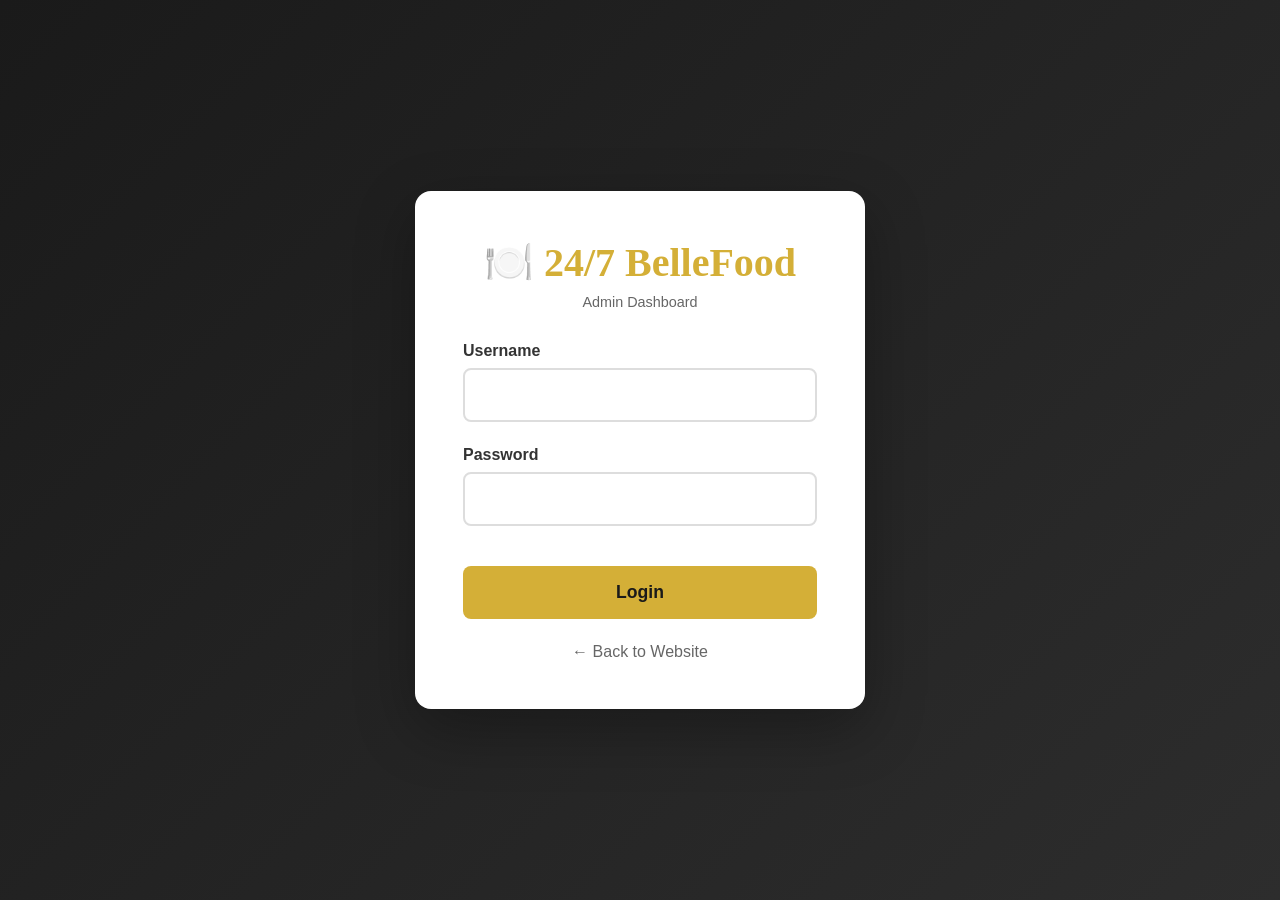
<file: admin/login.html>
<!DOCTYPE html>
<html lang="en">

<head>
    <meta charset="UTF-8">
    <meta name="viewport" content="width=device-width, initial-scale=1.0">
    <title>Admin Login | 24/7 BelleFood</title>
    <link rel="icon" type="image/png" href="/frontend/assets/sisi-alase-removebg-preview.png">
    <style>
        * {
            margin: 0;
            padding: 0;
            box-sizing: border-box;
        }

        body {
            font-family: 'Segoe UI', Tahoma, Geneva, Verdana, sans-serif;
            background: linear-gradient(135deg, #1a1a1a 0%, #2d2d2d 100%);
            min-height: 100vh;
            display: flex;
            align-items: center;
            justify-content: center;
        }

        .login-container {
            background: white;
            padding: 3rem;
            border-radius: 16px;
            box-shadow: 0 20px 60px rgba(0, 0, 0, 0.3);
            width: 90%;
            max-width: 450px;
        }

        .logo {
            text-align: center;
            margin-bottom: 2rem;
        }

        .logo h1 {
            font-size: 2.5rem;
            color: #d4af37;
            font-family: 'Playfair Display', serif;
            margin-bottom: 0.5rem;
        }

        .logo p {
            color: #666;
            font-size: 0.9rem;
        }

        .form-group {
            margin-bottom: 1.5rem;
        }

        .form-group label {
            display: block;
            margin-bottom: 0.5rem;
            color: #333;
            font-weight: 600;
        }

        .form-group input {
            width: 100%;
            padding: 1rem;
            border: 2px solid #ddd;
            border-radius: 8px;
            font-size: 1rem;
            transition: all 0.3s;
        }

        .form-group input:focus {
            outline: none;
            border-color: #d4af37;
        }

        .btn-login {
            width: 100%;
            padding: 1rem;
            background: #d4af37;
            color: #1a1a1a;
            border: none;
            border-radius: 8px;
            font-size: 1.1rem;
            font-weight: bold;
            cursor: pointer;
            transition: all 0.3s;
            margin-top: 1rem;
        }

        .btn-login:hover {
            background: #c0a030;
            transform: translateY(-2px);
            box-shadow: 0 5px 15px rgba(212, 175, 55, 0.3);
        }

        .error-message {
            background: #f8d7da;
            color: #842029;
            padding: 1rem;
            border-radius: 8px;
            margin-bottom: 1rem;
            display: none;
            border: 1px solid #f5c2c7;
        }

        .back-link {
            display: block;
            text-align: center;
            margin-top: 1.5rem;
            color: #666;
            text-decoration: none;
            transition: all 0.3s;
        }

        .back-link:hover {
            color: #d4af37;
        }

        .demo-info {
            background: #e7f3ff;
            border: 1px solid #b3d9ff;
            padding: 1rem;
            border-radius: 8px;
            margin-top: 1.5rem;
            font-size: 0.9rem;
        }

        .demo-info strong {
            color: #0066cc;
        }
    </style>
</head>

<body>
    <div class="login-container">
        <div class="logo">
            <h1>🍽️ 24/7 BelleFood</h1>
            <p>Admin Dashboard</p>
        </div>

        <div id="error-message" class="error-message"></div>

        <form id="login-form">
            <div class="form-group">
                <label>Username</label>
                <input type="text" id="username" required autocomplete="username">
            </div>

            <div class="form-group">
                <label>Password</label>
                <input type="password" id="password" required autocomplete="current-password">
            </div>

            <button type="submit" class="btn-login">Login</button>
        </form>


        <a href="../index.html" class="back-link">← Back to Website</a>
    </div>

    <script>
        const API_URL = 'http://localhost:8080/api';

        // Check if already logged in (redirect if token exists)
        if (localStorage.getItem('adminToken')) {
            window.location.href = 'admin.html';
        }

        document.getElementById('login-form').addEventListener('submit', async (e) => {
            e.preventDefault();

            const usernameInput = document.getElementById('username').value;
            const passwordInput = document.getElementById('password').value;
            const errorDiv = document.getElementById('error-message');
            const submitBtn = document.querySelector('.btn-login');

            // Reset error state
            errorDiv.style.display = 'none';
            submitBtn.disabled = true;
            submitBtn.textContent = 'Logging in...';

            try {
                // Send request to Go Backend
                const response = await fetch(`${API_URL}/login`, {
                    method: 'POST',
                    headers: {
                        'Content-Type': 'application/json'
                    },
                    body: JSON.stringify({
                        username: usernameInput,
                        password: passwordInput
                    })
                });

                if (response.ok) {
                    const data = await response.json();

                    // --- SUCCESS ---
                    // 1. Save the token
                    localStorage.setItem('adminToken', data.token);

                    // 2. Redirect to dashboard
                    window.location.href = 'admin.html';
                } else {
                    // --- FAILURE ---
                    // Handle 401 Unauthorized or other errors
                    const errorText = await response.text();
                    showError(response.status === 401 ? '❌ Invalid username or password' : '❌ Server error: ' + errorText);
                }
            } catch (error) {
                console.error("Login error:", error);
                showError('❌ Could not connect to server. Is it running?');
            } finally {
                submitBtn.disabled = false;
                submitBtn.textContent = 'Login';
            }
        });

        function showError(message) {
            const errorDiv = document.getElementById('error-message');
            errorDiv.textContent = message;
            errorDiv.style.display = 'block';

            // Auto-hide after 3 seconds
            setTimeout(() => {
                errorDiv.style.display = 'none';
            }, 3000);
        }
    </script>
</body>

</html>
</file>
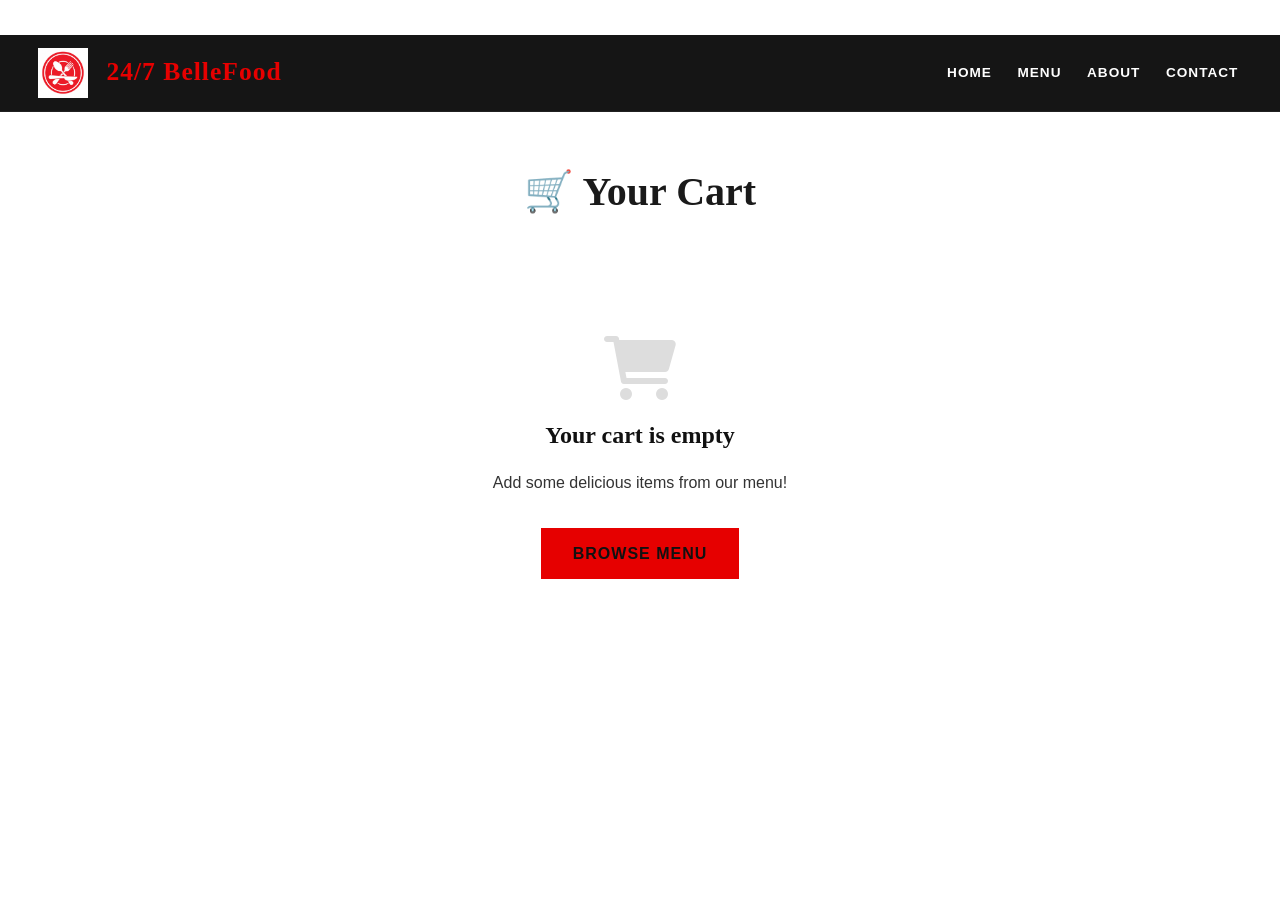
<file: frontend/cart.html>
<!DOCTYPE html>
<html lang="en">

<head>
    <meta charset="UTF-8">
    <meta name="viewport" content="width=device-width, initial-scale=1.0">
    <title>Shopping Cart | 24/7 BelleFood</title>
    <link rel="stylesheet" href="css/style.css">
    <link rel="stylesheet" href="https://cdnjs.cloudflare.com/ajax/libs/font-awesome/6.0.0/css/all.min.css">
    <link rel="icon" type="image/png" href="assets/sisi-alase-removebg-preview.jpeg">
    <style>
        .logo img {
            max-height: 50px;
            /* Limits the logo height so it fits in the navbar */
            width: auto;
            /* Maintains the correct shape (aspect ratio) */
            vertical-align: middle;
            /* Aligns it nicely with the text */
            margin-right: 10px;
            /* Adds a little space between image and text */
        }

        .logo {
            display: flex;
            /* Ensures image and text sit side-by-side perfectly */
            align-items: center;
        }

        .cart-container {
            max-width: 1000px;
            margin: 8rem auto 4rem;
            padding: 2rem;
        }

        .cart-header {
            text-align: center;
            margin-bottom: 3rem;
        }

        .cart-header h1 {
            font-size: 2.5rem;
            color: #1a1a1a;
        }

        .cart-empty {
            text-align: center;
            padding: 4rem 2rem;
            background: white;
            border-radius: 8px;
        }

        .cart-empty i {
            font-size: 4rem;
            color: #ddd;
            margin-bottom: 1rem;
        }

        .cart-items {
            background: white;
            border-radius: 8px;
            padding: 2rem;
            margin-bottom: 2rem;
        }

        .cart-item {
            display: grid;
            grid-template-columns: 100px 1fr auto auto;
            gap: 1.5rem;
            align-items: center;
            padding: 1.5rem 0;
            border-bottom: 1px solid #eee;
        }

        .cart-item:last-child {
            border-bottom: none;
        }

        .cart-item-image img {
            width: 100px;
            height: 100px;
            object-fit: cover;
            border-radius: 8px;
        }

        .cart-item-details h3 {
            font-size: 1.2rem;
            margin-bottom: 0.5rem;
        }

        .cart-item-price {
            font-size: 1.3rem;
            color: #d4af37;
            font-weight: bold;
        }

        .quantity-controls {
            display: flex;
            align-items: center;
            gap: 1rem;
        }

        .quantity-btn {
            width: 35px;
            height: 35px;
            border: 2px solid #d4af37;
            background: white;
            color: #d4af37;
            border-radius: 50%;
            cursor: pointer;
            font-size: 1.2rem;
            display: flex;
            align-items: center;
            justify-content: center;
            transition: all 0.3s;
        }

        .quantity-btn:hover {
            background: #d4af37;
            color: white;
        }

        .quantity-value {
            font-size: 1.2rem;
            font-weight: bold;
            min-width: 30px;
            text-align: center;
        }

        .remove-btn {
            background: #c0392b;
            color: white;
            border: none;
            padding: 0.5rem 1rem;
            border-radius: 4px;
            cursor: pointer;
            transition: all 0.3s;
        }

        .remove-btn:hover {
            background: #a93226;
        }

        .cart-summary {
            background: white;
            border-radius: 8px;
            padding: 2rem;
        }

        .summary-row {
            display: flex;
            justify-content: space-between;
            padding: 1rem 0;
            border-bottom: 1px solid #eee;
        }

        .summary-row:last-child {
            border-bottom: none;
            font-size: 1.5rem;
            font-weight: bold;
            color: #d4af37;
        }

        .checkout-btn {
            width: 100%;
            padding: 1.2rem;
            background: #d4af37;
            color: #1a1a1a;
            border: none;
            border-radius: 8px;
            font-size: 1.2rem;
            font-weight: bold;
            cursor: pointer;
            transition: all 0.3s;
            margin-top: 1rem;
        }

        .checkout-btn:hover {
            background: #c0a030;
            transform: translateY(-2px);
        }

        .continue-shopping {
            display: inline-block;
            margin-top: 2rem;
            padding: 0.8rem 2rem;
            background: #1a1a1a;
            color: #d4af37;
            text-decoration: none;
            border-radius: 8px;
            transition: all 0.3s;
        }

        .continue-shopping:hover {
            background: #333;
        }

        @media (max-width: 768px) {
            .cart-item {
                grid-template-columns: 80px 1fr;
                gap: 1rem;
            }

            .cart-item-controls {
                grid-column: 1 / -1;
                display: flex;
                justify-content: space-between;
                margin-top: 1rem;
            }
        }
    </style>
</head>

<body>
    <!-- Navigation -->
    <nav class="navbar">
        <div class="container nav-container">
            <a href="index.html" class="logo"><img src="assets/sisi-alase-removebg-preview.jpeg" alt=""><span>24/7
                    BelleFood</span></a>
            <ul class="nav-links">
                <li><a href="index.html">Home</a></li>
                <li><a href="menu.html">Menu</a></li>
                <li><a href="about.html">About</a></li>
                <li><a href="contact.html">Contact</a></li>
            </ul>
        </div>
    </nav>

    <div class="cart-container">
        <div class="cart-header">
            <h1>🛒 Your Cart</h1>
        </div>

        <!-- Empty Cart -->
        <div id="empty-cart" class="cart-empty" style="display: none;">
            <i class="fas fa-shopping-cart"></i>
            <h2>Your cart is empty</h2>
            <p>Add some delicious items from our menu!</p>
            <a href="menu.html" class="btn btn-primary" style="margin-top: 2rem; display: inline-block;">Browse Menu</a>
        </div>

        <!-- Cart Items -->
        <div id="cart-content" style="display: none;">
            <div class="cart-items" id="cart-items-container"></div>

            <div class="cart-summary">
                <h2 style="margin-bottom: 1.5rem;">Order Summary</h2>
                <div class="summary-row">
                    <span>Subtotal:</span>
                    <span id="subtotal">₦0.00</span>
                </div>
                <div class="summary-row">
                    <span>Tax (10%):</span>
                    <span id="tax">₦0.00</span>
                </div>
                <div class="summary-row">
                    <span>Delivery:</span>
                    <span id="delivery">₦5.00</span>
                </div>
                <div class="summary-row">
                    <span>Total:</span>
                    <span id="total">₦0.00</span>
                </div>
                <button class="checkout-btn" onclick="proceedToCheckout()">
                    Proceed to Checkout <i class="fas fa-arrow-right"></i>
                </button>
            </div>

            <div style="text-align: center;">
                <a href="menu.html" class="continue-shopping">
                    <i class="fas fa-arrow-left"></i> Continue Shopping
                </a>
            </div>
        </div>
    </div>

    <script>
        const API_URL = 'http://localhost:8080/api';
        let cart = JSON.parse(localStorage.getItem('cart') || '[]');

        function displayCart() {
            if (cart.length === 0) {
                document.getElementById('empty-cart').style.display = 'block';
                document.getElementById('cart-content').style.display = 'none';
                return;
            }

            document.getElementById('empty-cart').style.display = 'none';
            document.getElementById('cart-content').style.display = 'block';

            const container = document.getElementById('cart-items-container');
            container.innerHTML = cart.map((item, index) => `
                <div class="cart-item">
                    <div class="cart-item-image">
                        <img src="${API_URL.replace('/api', '')}${item.image_url}" alt="${item.title}">
                    </div>
                    <div class="cart-item-details">
                        <h3>₦${item.title}</h3>
                        <div class="cart-item-price">₦${item.price.toFixed(2)} each</div>
                    </div>
                    <div class="quantity-controls">
                        <button class="quantity-btn" onclick="updateQuantity(${index}, -1)">-</button>
                        <span class="quantity-value">₦${item.quantity}</span>
                        <button class="quantity-btn" onclick="updateQuantity(${index}, 1)">+</button>
                    </div>
                    <div class="cart-item-controls">
                        <div class="cart-item-price">₦${(item.price * item.quantity).toFixed(2)}</div>
                        <button class="remove-btn" onclick="removeItem(${index})">
                            <i class="fas fa-trash"></i> Remove
                        </button>
                    </div>
                </div>
            `).join('');

            updateSummary();
        }

        function updateQuantity(index, change) {
            cart[index].quantity += change;

            if (cart[index].quantity <= 0) {
                cart.splice(index, 1);
            }

            localStorage.setItem('cart', JSON.stringify(cart));
            displayCart();
        }

        function removeItem(index) {
            if (confirm('Remove this item from cart?')) {
                cart.splice(index, 1);
                localStorage.setItem('cart', JSON.stringify(cart));
                displayCart();
            }
        }

        function updateSummary() {
            const subtotal = cart.reduce((sum, item) => sum + (item.price * item.quantity), 0);
            const tax = subtotal * 0.10;
            const delivery = cart.length > 0 ? 5.00 : 0;
            const total = subtotal + tax + delivery;

            document.getElementById('subtotal').textContent = `₦${subtotal.toFixed(2)}`;
            document.getElementById('tax').textContent = `₦${tax.toFixed(2)}`;
            document.getElementById('delivery').textContent = `₦${delivery.toFixed(2)}`;
            document.getElementById('total').textContent = `₦${total.toFixed(2)}`;
        }

        function proceedToCheckout() {
            if (cart.length === 0) {
                alert('Your cart is empty!');
                return;
            }
            window.location.href = 'checkout.html';
        }

        // Initialize
        displayCart();
    </script>
</body>

</html>
</file>
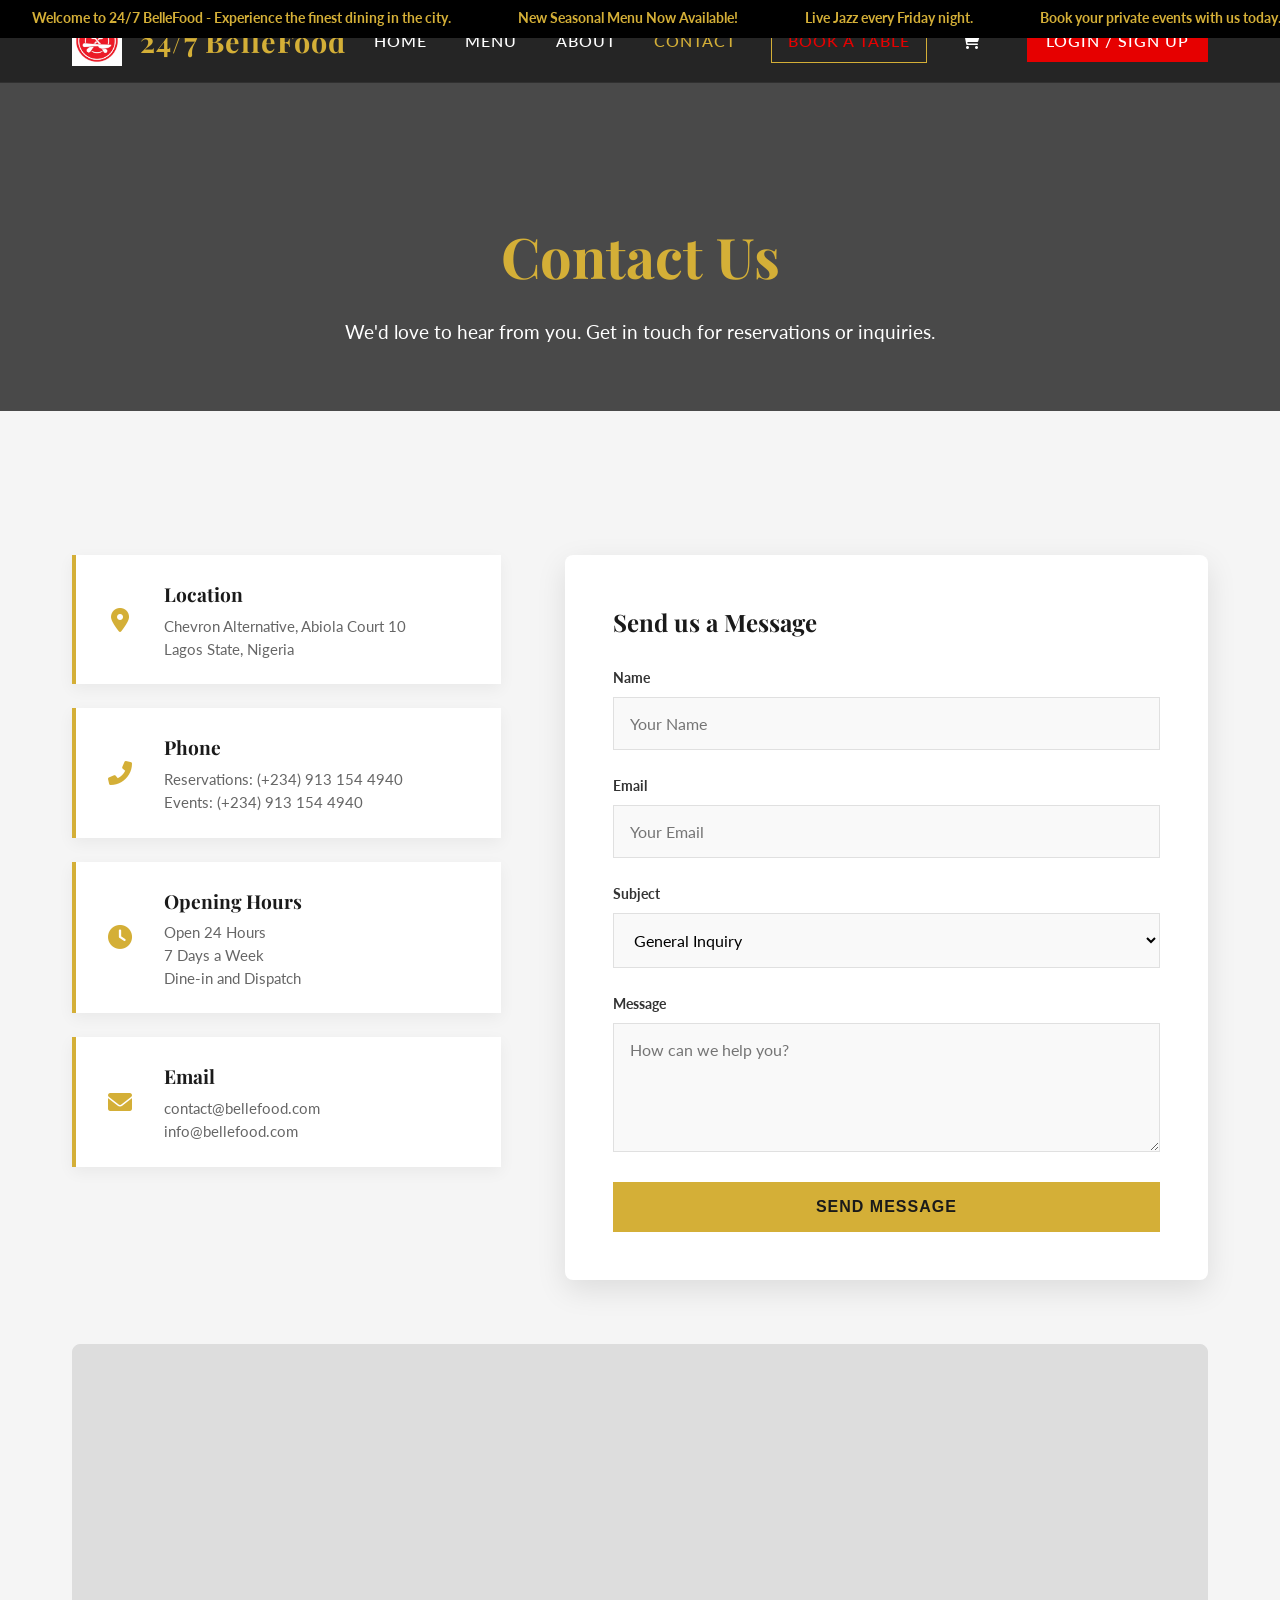
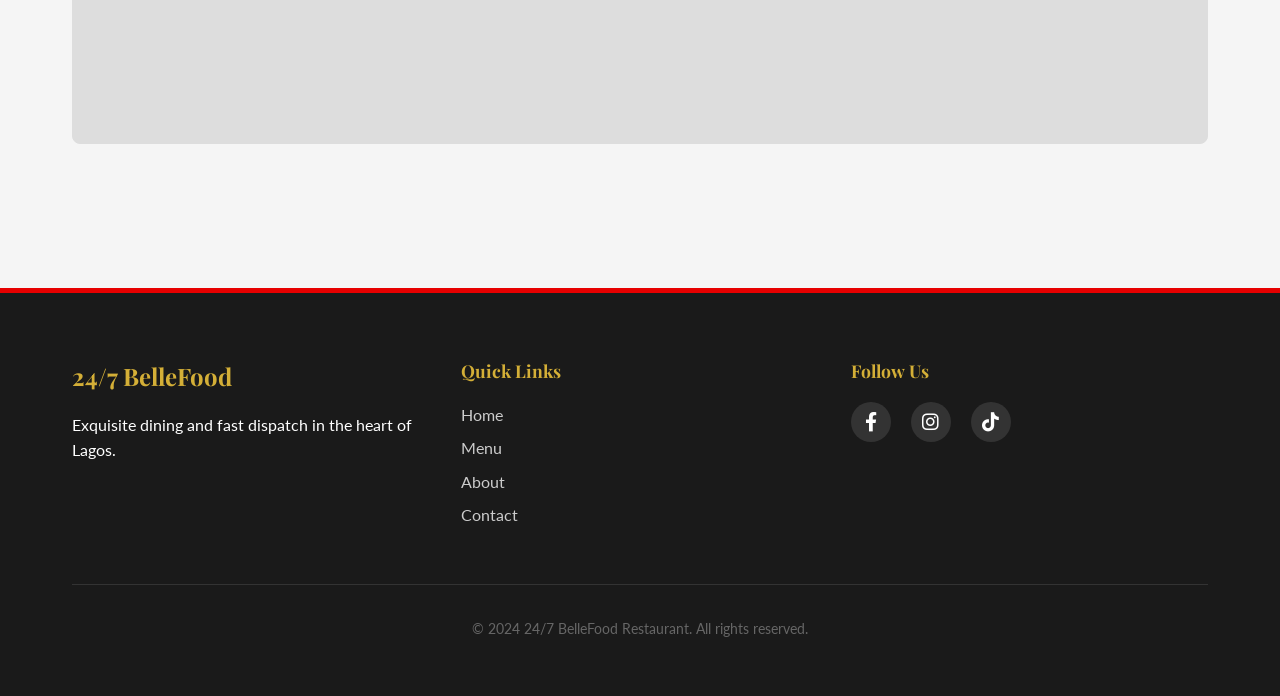
<file: frontend/contact.html>
<!DOCTYPE html>
<html lang="en">

<head>
    <meta charset="UTF-8">
    <meta name="viewport" content="width=device-width, initial-scale=1.0">
    <title>Contact Us | 24/7 BelleFood Restaurant</title>

    <link rel="stylesheet" href="css/style.css">

    <link rel="stylesheet" href="https://cdnjs.cloudflare.com/ajax/libs/font-awesome/6.0.0/css/all.min.css">
    <link
        href="https://fonts.googleapis.com/css2?family=Lato:wght@300;400;700&family=Playfair+Display:ital,wght@0,400;0,600;0,700;1,400&display=swap"
        rel="stylesheet">
    <link rel="icon" type="image/png" href="assets/sisi-alase-removebg-preview.jpeg">

    <style>
        /* --- INTERNAL STYLES TO GUARANTEE NAVBAR LOOKS GOOD --- */
        /* These act as a backup if style.css is missing or caching */

        * {
            margin: 0;
            padding: 0;
            box-sizing: border-box;
        }

        body {
            font-family: 'Lato', sans-serif;
            background: #f5f5f5;
            color: #333;
        }

        .logo img {
            max-height: 50px;
            /* Limits the logo height so it fits in the navbar */
            width: auto;
            /* Maintains the correct shape (aspect ratio) */
            vertical-align: middle;
            /* Aligns it nicely with the text */
            margin-right: 10px;
            /* Adds a little space between image and text */
        }

        .logo {
            display: flex;
            /* Ensures image and text sit side-by-side perfectly */
            align-items: center;
        }

        /* Top Bar / Ticker */
        .top-bar {
            background: #000;
            color: #d4af37;
            padding: 0.5rem 0;
            font-size: 0.85rem;
            overflow: hidden;
            white-space: nowrap;
        }

        .ticker-wrap {
            width: 100%;
            overflow: hidden;
        }

        .ticker {
            display: inline-block;
            animation: ticker 30s linear infinite;
        }

        .ticker-item {
            display: inline-block;
            padding: 0 2rem;
        }

        @keyframes ticker {
            0% {
                transform: translateX(100%);
            }

            100% {
                transform: translateX(-100%);
            }
        }

        /* Navigation Bar */
        .navbar {
            background: rgba(26, 26, 26, 0.95);
            padding: 1rem 0;
            position: sticky;
            top: 0;
            z-index: 1000;
            transition: all 0.3s;
        }

        .nav-container {
            display: flex;
            justify-content: space-between;
            align-items: center;
            max-width: 1200px;
            margin: 0 auto;
            padding: 0 2rem;
        }

        .logo {
            font-family: 'Playfair Display', serif;
            font-size: 1.8rem;
            color: #d4af37;
            text-decoration: none;
            font-weight: 700;
        }

        .nav-links {
            display: flex;
            list-style: none;
            align-items: center;
            gap: 2rem;
        }

        .nav-links a {
            color: #fff;
            text-decoration: none;
            font-weight: 500;
            font-size: 1rem;
            transition: color 0.3s;
        }

        .nav-links a:hover,
        .nav-links a.active {
            color: #d4af37;
        }

        .btn-reserve {
            border: 1px solid #d4af37;
            padding: 0.5rem 1.5rem;
            border-radius: 0;
            /* Sharp edges for luxury feel */
            transition: all 0.3s;
        }

        .btn-reserve:hover {
            background: #d4af37;
            color: #000 !important;
        }

        /* --- CONTACT PAGE SPECIFIC STYLES --- */

        /* Page Header */
        .page-header {
            background: linear-gradient(rgba(0, 0, 0, 0.7), rgba(0, 0, 0, 0.7)), url('https://images.unsplash.com/photo-1514362545857-3bc16549766b?ixlib=rb-1.2.1&auto=format&fit=crop&w=1950&q=80');
            background-size: cover;
            background-position: center;
            color: #fff;
            padding: 8rem 2rem 4rem;
            text-align: center;
        }

        .page-header h1 {
            font-family: 'Playfair Display', serif;
            font-size: 3.5rem;
            color: #d4af37;
            margin-bottom: 1rem;
        }

        .page-header p {
            font-size: 1.2rem;
            max-width: 600px;
            margin: 0 auto;
        }

        .container {
            max-width: 1200px;
            margin: 0 auto;
            padding: 0 2rem;
        }

        .contact-grid {
            display: grid;
            grid-template-columns: 1fr 1.5fr;
            /* Info takes less space, form takes more */
            gap: 4rem;
            margin: 4rem 0;
            align-items: start;
        }

        /* Info Cards */
        .contact-info {
            display: flex;
            flex-direction: column;
            gap: 1.5rem;
        }

        .info-card {
            background: white;
            padding: 1.5rem;
            border-left: 4px solid #d4af37;
            box-shadow: 0 5px 15px rgba(0, 0, 0, 0.05);
            display: flex;
            align-items: center;
            gap: 1.5rem;
        }

        .info-icon {
            font-size: 1.5rem;
            color: #d4af37;
            width: 40px;
            text-align: center;
        }

        .info-content h3 {
            font-family: 'Playfair Display', serif;
            color: #1a1a1a;
            font-size: 1.2rem;
            margin-bottom: 0.3rem;
        }

        .info-content p {
            color: #666;
            font-size: 0.95rem;
            line-height: 1.5;
        }

        /* Form */
        .contact-form-wrapper {
            background: white;
            padding: 3rem;
            border-radius: 8px;
            box-shadow: 0 10px 30px rgba(0, 0, 0, 0.1);
        }

        .form-header h2 {
            font-family: 'Playfair Display', serif;
            color: #1a1a1a;
            margin-bottom: 1.5rem;
        }

        .form-group {
            margin-bottom: 1.5rem;
        }

        .form-group label {
            display: block;
            margin-bottom: 0.5rem;
            font-weight: bold;
            color: #333;
            font-size: 0.9rem;
        }

        .form-group input,
        .form-group select,
        .form-group textarea {
            width: 100%;
            padding: 1rem;
            border: 1px solid #e0e0e0;
            background: #f9f9f9;
            font-family: 'Lato', sans-serif;
            font-size: 1rem;
            transition: all 0.3s;
        }

        .form-group input:focus,
        .form-group textarea:focus {
            background: #fff;
            border-color: #d4af37;
            outline: none;
        }

        .btn-submit {
            background: #d4af37;
            color: #1a1a1a;
            border: none;
            padding: 1rem 2rem;
            font-size: 1rem;
            font-weight: bold;
            text-transform: uppercase;
            letter-spacing: 1px;
            cursor: pointer;
            width: 100%;
            transition: background 0.3s;
        }

        .btn-submit:hover {
            background: #c0a030;
        }

        /* Map */
        .map-section {
            margin-bottom: 4rem;
        }

        .map-container {
            width: 100%;
            height: 400px;
            background: #ddd;
            border-radius: 8px;
            overflow: hidden;
            border: 1px solid #ddd;
        }

        iframe {
            width: 100%;
            height: 100%;
            border: 0;
        }

        /* Footer */
        .footer {
            background: #1a1a1a;
            color: #fff;
            padding: 4rem 0 2rem;
        }

        .footer-content {
            display: grid;
            grid-template-columns: repeat(auto-fit, minmax(250px, 1fr));
            gap: 2rem;
            margin-bottom: 3rem;
        }

        .footer h2 {
            color: #d4af37;
            font-family: 'Playfair Display', serif;
            margin-bottom: 1rem;
        }

        .footer h3 {
            color: #d4af37;
            margin-bottom: 1rem;
            font-size: 1.1rem;
        }

        .footer ul {
            list-style: none;
        }

        .footer ul li {
            margin-bottom: 0.5rem;
        }

        .footer ul li a {
            color: #ccc;
            text-decoration: none;
            transition: 0.3s;
        }

        .footer ul li a:hover {
            color: #d4af37;
        }

        .social-icons a {
            color: #fff;
            margin-right: 1rem;
            font-size: 1.2rem;
            transition: 0.3s;
        }

        .social-icons a:hover {
            color: #d4af37;
        }

        .footer-bottom {
            border-top: 1px solid #333;
            padding-top: 2rem;
            color: #666;
            font-size: 0.9rem;
            text-align: center;
        }

        /* Responsive */
        @media (max-width: 768px) {
            .contact-grid {
                grid-template-columns: 1fr;
            }

            .nav-links {
                display: none;
            }

            /* Mobile menu handled by JS/external CSS usually */
            .page-header h1 {
                font-size: 2.5rem;
            }

            .nav-toggle {
                display: block;
                background: none;
                border: none;
                cursor: pointer;
            }

            .hamburger {
                display: block;
                width: 25px;
                height: 3px;
                background: #d4af37;
                position: relative;
            }

            .hamburger::before,
            .hamburger::after {
                content: '';
                position: absolute;
                width: 100%;
                height: 3px;
                background: #d4af37;
                left: 0;
            }

            .hamburger::before {
                top: -8px;
            }

            .hamburger::after {
                top: 8px;
            }
        }

        @media (min-width: 769px) {
            .nav-toggle {
                display: none;
            }
        }
    </style>
</head>

<body>

    <div class="top-bar">
        <div class="ticker-wrap">
            <div class="ticker">
                <div class="ticker-item">Welcome to 24/7 BelleFood - Experience the finest dining in the city.</div>
                <div class="ticker-item">New Seasonal Menu Now Available!</div>
                <div class="ticker-item">Live Jazz every Friday night.</div>
                <div class="ticker-item">Book your private events with us today.</div>
            </div>
        </div>
    </div>

    <nav class="navbar">
        <div class="nav-container">
            <a href="index.html" class="logo"><img src="assets/sisi-alase-removebg-preview.jpeg" alt=""><span>24/7
                    BelleFood</span></a>

            <button class="nav-toggle" aria-label="Toggle navigation">
                <span class="hamburger"></span>
            </button>

            <ul class="nav-links">
                <li><a href="index.html">Home</a></li>
                <li><a href="menu.html">Menu</a></li>
                <li><a href="about.html">About</a></li>
                <li><a href="contact.html" class="active">Contact</a></li>
                <li><a href="contact.html#reservations" class="btn-reserve">Book a Table</a></li>
                <li>
                    <a href="cart.html" style="position: relative;">
                        <i class="fas fa-shopping-cart"></i>
                        <span id="cart-count"
                            style="display: none; position: absolute; top: -8px; right: -10px; background: #c0392b; color: white; border-radius: 50%; width: 18px; height: 18px; font-size: 0.7rem; justify-content: center; align-items: center;">0</span>
                    </a>
                </li>
            </ul>
        </div>
    </nav>

    <header class="page-header">
        <div class="container">
            <h1>Contact Us</h1>
            <p>We'd love to hear from you. Get in touch for reservations or inquiries.</p>
        </div>
    </header>

    <section class="section">
        <div class="container">
            <div class="contact-grid">

                <div class="contact-info">
                    <div class="info-card">
                        <div class="info-icon"><i class="fas fa-map-marker-alt"></i></div>
                        <div class="info-content">
                            <h3>Location</h3>
                            <p>Chevron Alternative, Abiola Court 10<br>Lagos State, Nigeria</p>
                        </div>
                    </div>

                    <div class="info-card">
                        <div class="info-icon"><i class="fas fa-phone-alt"></i></div>
                        <div class="info-content">
                            <h3>Phone</h3>
                            <p>Reservations: (+234) 913 154 4940<br>Events: (+234) 913 154 4940</p>
                        </div>
                    </div>

                    <div class="info-card">
                        <div class="info-icon"><i class="fas fa-clock"></i></div>
                        <div class="info-content">
                            <h3>Opening Hours</h3>
                            <p>Open 24 Hours<br>7 Days a Week<br>Dine-in and Dispatch</p>
                        </div>
                    </div>

                    <div class="info-card">
                        <div class="info-icon"><i class="fas fa-envelope"></i></div>
                        <div class="info-content">
                            <h3>Email</h3>
                            <p>contact@bellefood.com<br>info@bellefood.com</p>
                        </div>
                    </div>
                </div>

                <div class="contact-form-wrapper" id="reservations">
                    <form class="contact-form"
                        onsubmit="event.preventDefault(); alert('Message sent! We will contact you shortly.');">
                        <div class="form-header">
                            <h2>Send us a Message</h2>
                        </div>

                        <div class="form-group">
                            <label>Name</label>
                            <input type="text" placeholder="Your Name" required>
                        </div>

                        <div class="form-group">
                            <label>Email</label>
                            <input type="email" placeholder="Your Email" required>
                        </div>

                        <div class="form-group">
                            <label>Subject</label>
                            <select>
                                <option>General Inquiry</option>
                                <option>Table Reservation</option>
                                <option>Private Event</option>
                                <option>Feedback</option>
                            </select>
                        </div>

                        <div class="form-group">
                            <label>Message</label>
                            <textarea rows="5" placeholder="How can we help you?" required></textarea>
                        </div>

                        <button type="submit" class="btn-submit">Send Message</button>
                    </form>
                </div>
            </div>
        </div>

        <div class="container map-section">
            <div class="map-container">
                <iframe src="https://maps.google.com/maps?q=Central%20Park&t=&z=13&ie=UTF8&iwloc=&output=embed"
                    allowfullscreen="" loading="lazy"></iframe>
            </div>
        </div>
    </section>

    <footer class="footer">
        <div class="container">
            <div class="footer-content">
                <div class="footer-logo">
                    <h2>24/7 BelleFood</h2>
                    <p>Exquisite dining and fast dispatch in the heart of Lagos.</p>
                </div>
                <div class="footer-links">
                    <h3>Quick Links</h3>
                    <ul>
                        <li><a href="index.html">Home</a></li>
                        <li><a href="menu.html">Menu</a></li>
                        <li><a href="about.html">About</a></li>
                        <li><a href="contact.html">Contact</a></li>
                    </ul>
                </div>
                <div class="footer-social">
                    <h3>Follow Us</h3>
                    <div class="social-icons">
                        <a href="#"><i class="fab fa-facebook-f"></i></a>
                        <a href="https://www.instagram.com/jesusbaby_mitchy"><i class="fab fa-instagram"></i></a>
                        <a href="https://www.tiktok.com/@king__mitchy"><i class="fab fa-tiktok"></i></a>
                    </div>
                </div>
            </div>
            <div class="footer-bottom">
                <p>&copy; 2024 24/7 BelleFood Restaurant. All rights reserved.</p>
            </div>
        </div>
    </footer>

    <script src="js/script.js"></script>
    <script src="js/menu-dynamic.js"></script>
</body>

</html>
</file>
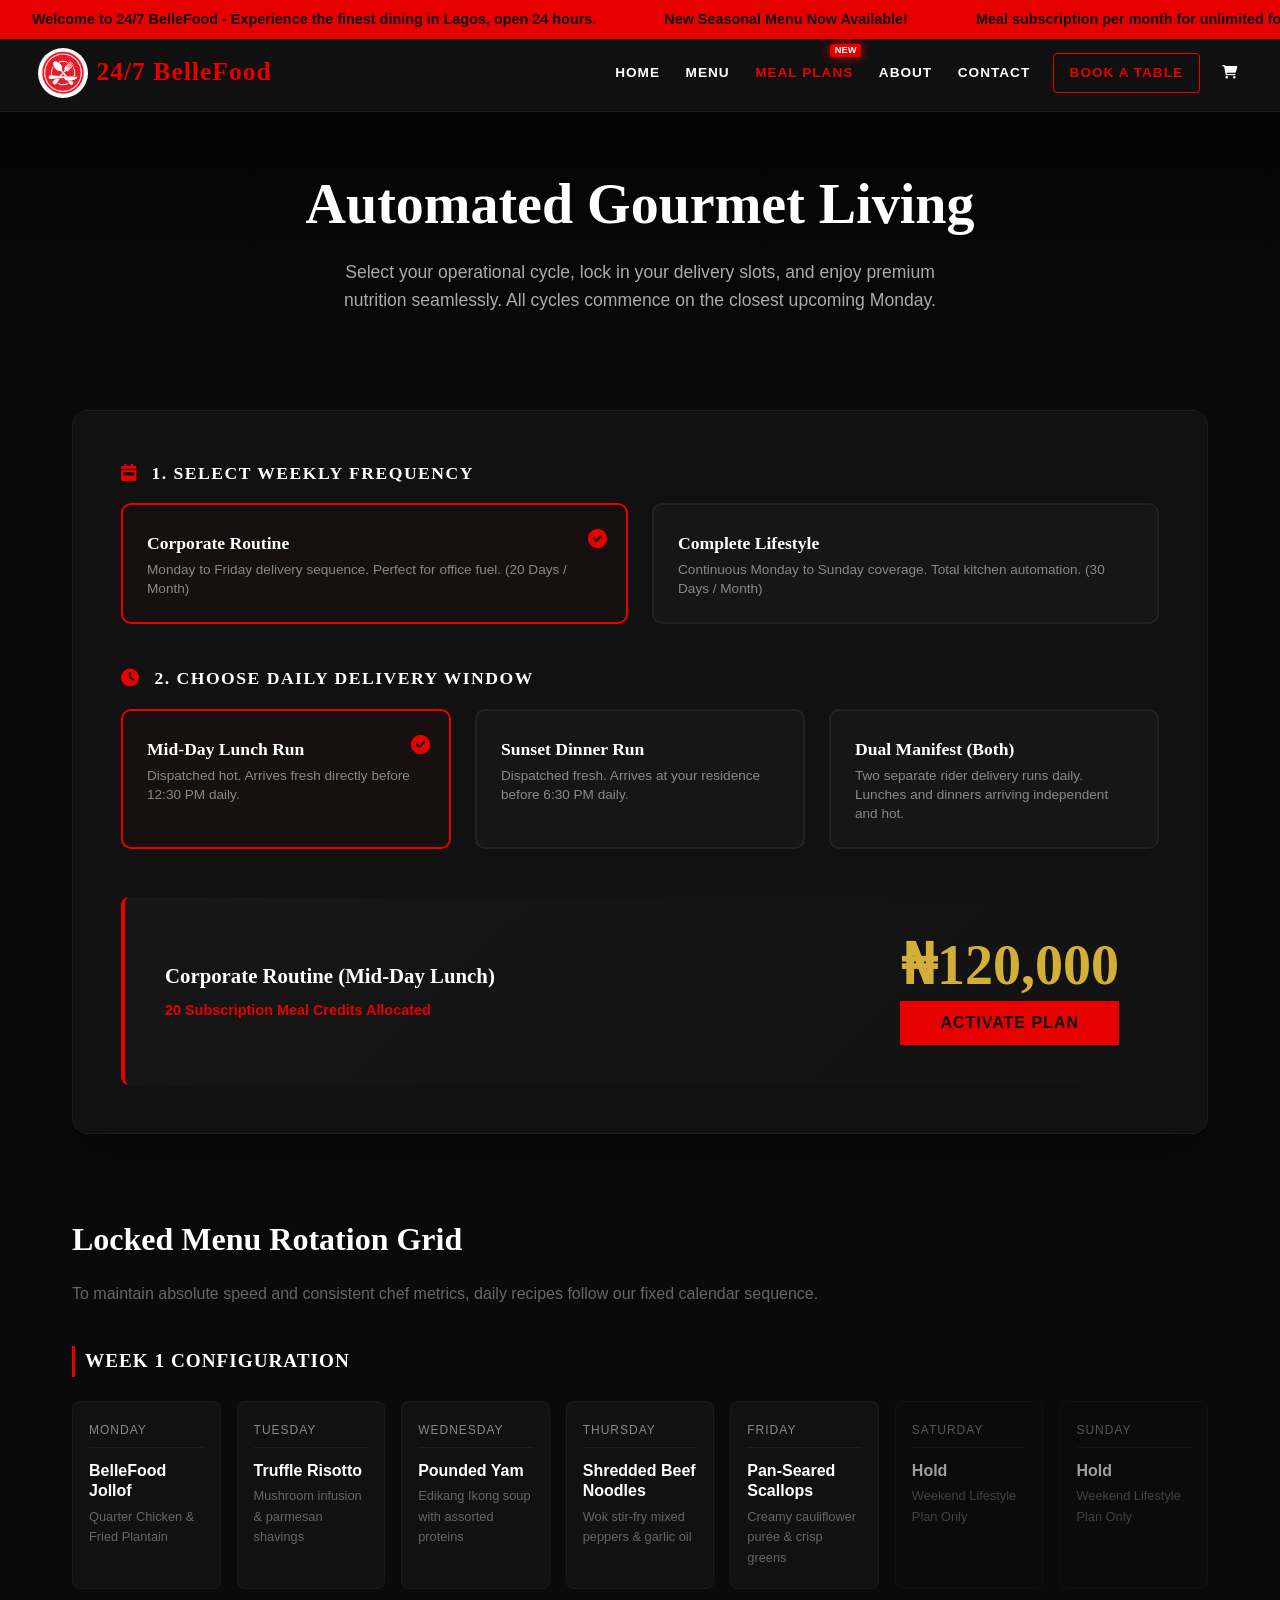
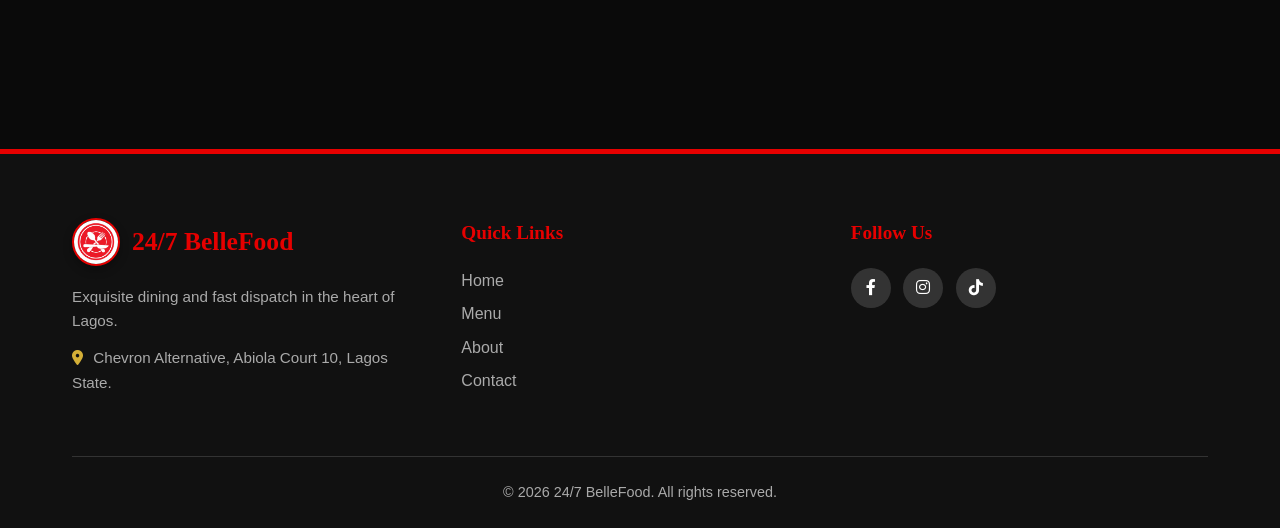
<file: frontend/subscriptions.html>
<!DOCTYPE html>
<html lang="en">

<head>
    <meta charset="UTF-8">
    <meta name="viewport" content="width=device-width, initial-scale=1.0">
    <title>Premium Meal Subscriptions | 24/7 BelleFood</title>
    <link rel="stylesheet" href="css/style.css">
    <link rel="stylesheet" href="https://cdnjs.cloudflare.com/ajax/libs/font-awesome/6.0.0/css/all.min.css">
    <link
        href="https://fonts.googleapis.com/css2?family=Lato:wght@300;400;700;900&family=Playfair+Display:wght@600;700&display=swap"
        rel=\"stylesheet\">
    <script src="https://js.paystack.co/v1/inline.js"></script>
</head>

<body class="sub-body">

    <div class="top-bar">
        <div class="ticker-wrap">
            <div class="ticker">
                <div class="ticker-item">Welcome to 24/7 BelleFood - Experience the finest dining in Lagos, open 24
                    hours.</div>
                <div class="ticker-item">New Seasonal Menu Now Available!</div>
                <div class="ticker-item">Meal subscription per month for unlimited food supply and delivery.</div>
            </div>
        </div>
    </div>

    <nav class="navbar">
        <div class="container nav-container">
            <a href="index.html" class="logo">
                <img src="assets/sisi-alase-removebg-preview.jpeg" alt="" style="max-height: 50px; border-radius:50%;">
                <span>24/7 BelleFood</span>
            </a>
            <button class="nav-toggle" aria-label="Toggle navigation">
                <span class="hamburger"></span>
            </button>
            <ul class="nav-links">
                <li><a href="index.html">Home</a></li>
                <li><a href="menu.html">Menu</a></li>
                <li style="position: relative;">
                    <a href="subscriptions.html" class="active">Meal Plans</a>
                    <span class="badge-new">New</span>
                </li>
                <li><a href="about.html">About</a></li>
                <li><a href="contact.html">Contact</a></li>
                <li><a href="contact.html#reservations" class="btn-reserve">Book a Table</a></li>
                <li>
                    <a href="cart.html">
                        <i class="fas fa-shopping-cart"></i>
                    </a>
                </li>
            </ul>
        </div>
    </nav>

    <header class="sub-hero-header text-center">
        <div class="container">
            <h1>Automated Gourmet Living</h1>
            <p style="color: #aaa; max-width: 600px; margin: 0 auto; font-size: 1.1rem;">Select your operational cycle,
                lock in your delivery slots, and enjoy premium nutrition seamlessly. All cycles commence on the closest
                upcoming Monday.</p>
        </div>
    </header>

    <section class="section" style="padding-top: 2rem;">
        <div class="container">

            <div class="config-card-wrapper">

                <h3 class="config-section-title"><i class="fas fa-calendar-week"
                        style="color:var(--primary-color); margin-right:8px;"></i> 1. Select Weekly Frequency</h3>
                <div class="sub-toggle-layout">
                    <div class="sub-option-node active" id="node-workweek" onclick="changeSchedule('workweek')">
                        <h4>Corporate Routine</h4>
                        <p>Monday to Friday delivery sequence. Perfect for office fuel. (20 Days / Month)</p>
                    </div>
                    <div class="sub-option-node" id="node-fullweek" onclick="changeSchedule('fullweek')">
                        <h4>Complete Lifestyle</h4>
                        <p>Continuous Monday to Sunday coverage. Total kitchen automation. (30 Days / Month)</p>
                    </div>
                </div>

                <h3 class="config-section-title"><i class="fas fa-clock"
                        style="color:var(--primary-color); margin-right:8px;"></i> 2. Choose Daily Delivery Window</h3>
                <div class="sub-toggle-layout">
                    <div class="sub-option-node active" id="node-lunch" onclick="changeMealType('lunch')">
                        <h4>Mid-Day Lunch Run</h4>
                        <p>Dispatched hot. Arrives fresh directly before 12:30 PM daily.</p>
                    </div>
                    <div class="sub-option-node" id="node-dinner" onclick="changeMealType('dinner')">
                        <h4>Sunset Dinner Run</h4>
                        <p>Dispatched fresh. Arrives at your residence before 6:30 PM daily.</p>
                    </div>
                    <div class="sub-option-node" id="node-both" onclick="changeMealType('both')">
                        <h4>Dual Manifest (Both)</h4>
                        <p>Two separate rider delivery runs daily. Lunches and dinners arriving independent and hot.</p>
                    </div>
                </div>

                <div class="premium-invoice-panel">
                    <div class="invoice-meta">
                        <h4 id="lbl-package-title">Corporate Routine (Mid-Day Lunch)</h4>
                        <p id="lbl-credit-count"><i class="fas fa-ticket-alt"></i> 20 Subscription Meal Credits
                            Allocated</p>
                    </div>
                    <div class="invoice-pricing-area">
                        <div class="sub-price-tag" id="lbl-total-price">₦120,000</div>
                        <button class="btn btn-primary" style="padding: 0.8rem 2.5rem;"
                            onclick="checkoutSubscription()">Activate Plan</button>
                    </div>
                </div>

            </div>

            <div style="margin-bottom: 5rem;">
                <div style="margin-bottom: 2.5rem;">
                    <h2 style="color:#fff; font-size: 2rem;">Locked Menu Rotation Grid</h2>
                    <p style="color: #666;">To maintain absolute speed and consistent chef metrics, daily recipes follow
                        our fixed calendar sequence.</p>
                </div>

                <h3
                    style="color:#fff; font-size:1.2rem; margin-bottom:1.5rem; letter-spacing:1px; border-left:3px solid var(--primary-color); padding-left:10px;">
                    WEEK 1 CONFIGURATION</h3>

                <div class="matrix-grid-shelf">
                    <div class="matrix-day-card">
                        <div class="matrix-day-title">Monday</div>
                        <div class="matrix-meal-title">BelleFood Jollof</div>
                        <div class="matrix-meal-desc">Quarter Chicken & Fried Plantain</div>
                    </div>
                    <div class="matrix-day-card">
                        <div class="matrix-day-title">Tuesday</div>
                        <div class="matrix-meal-title">Truffle Risotto</div>
                        <div class="matrix-meal-desc">Mushroom infusion & parmesan shavings</div>
                    </div>
                    <div class="matrix-day-card">
                        <div class="matrix-day-title">Wednesday</div>
                        <div class="matrix-meal-title">Pounded Yam</div>
                        <div class="matrix-meal-desc">Edikang Ikong soup with assorted proteins</div>
                    </div>
                    <div class="matrix-day-card">
                        <div class="matrix-day-title">Thursday</div>
                        <div class="matrix-meal-title">Shredded Beef Noodles</div>
                        <div class="matrix-meal-desc">Wok stir-fry mixed peppers & garlic oil</div>
                    </div>
                    <div class="matrix-day-card">
                        <div class="matrix-day-title">Friday</div>
                        <div class="matrix-meal-title">Pan-Seared Scallops</div>
                        <div class="matrix-meal-desc">Creamy cauliflower purée & crisp greens</div>
                    </div>
                    <div class="matrix-day-card weekend-hold" id="card-sat">
                        <div class="matrix-day-title">Saturday</div>
                        <div class="matrix-meal-title" id="txt-sat-meal">Hold</div>
                        <div class="matrix-meal-desc" id="txt-sat-desc">Weekend Lifestyle Plan Only</div>
                    </div>
                    <div class="matrix-day-card weekend-hold" id="card-sun">
                        <div class="matrix-day-title">Sunday</div>
                        <div class="matrix-meal-title" id="txt-sun-meal">Hold</div>
                        <div class="matrix-meal-desc" id="txt-sun-desc">Weekend Lifestyle Plan Only</div>
                    </div>
                </div>
            </div>

        </div>
    </section>

    <footer class="footer">
        <div class="container">
            <div class="footer-content">
                <div class="footer-logo">
                    <div class="footer-brand-header">
                        <img src="assets/sisi-alase-removebg-preview.jpeg" alt="24/7 BelleFood Logo">
                        <h2>24/7 BelleFood</h2>
                    </div>
                    <div class="footer-brand-details">
                        <p class="tagline">Exquisite dining and fast dispatch in the heart of Lagos.</p>
                        <p class="address"><i class="fas fa-map-marker-alt"
                                style="color: #d4af37; margin-right: 6px;"></i> Chevron Alternative, Abiola Court 10,
                            Lagos State.</p>
                    </div>
                </div>
                <div class="footer-links">
                    <h3>Quick Links</h3>
                    <ul>
                        <li><a href="index.html">Home</a></li>
                        <li><a href="menu.html">Menu</a></li>
                        <li><a href="about.html">About</a></li>
                        <li><a href="contact.html">Contact</a></li>
                    </ul>
                </div>
                <div class="footer-social">
                    <h3>Follow Us</h3>
                    <div class="social-icons">
                        <a href="#"><i class="fab fa-facebook-f"></i></a>
                        <a href="https://www.instagram.com/jesusbaby_mitchy"><i class="fab fa-instagram"></i></a>
                        <a href="https://www.tiktok.com/@king__mitchy"><i class="fab fa-tiktok"></i></a>
                    </div>
                </div>
            </div>
            <div class="footer-bottom text-center">
                <p>&copy; 2026 24/7 BelleFood. All rights reserved.</p>
            </div>
        </div>
    </footer>

    <div class="sub-drawer-overlay" id="checkoutDrawer">
        <div class="sub-drawer-card">
            <div class="drawer-header">
                <h3><i class="fas fa-shopping-bag" style="color:var(--primary-color);"></i> Finalize Subscription</h3>
                <span class="close-drawer-btn" onclick="toggleCheckoutDrawer(false)">&times;</span>
            </div>

            <div class="drawer-body">
                <div class="drawer-summary-badge">
                    <span style="font-size:0.8rem; color:#888; text-transform:uppercase;">Selected Pipeline</span>
                    <h4 id="drawer-package-title" style="color:#fff; margin:2px 0;">Corporate Routine (Lunch Only)</h4>
                    <p id="drawer-credit-count"
                        style="color:var(--primary-color); font-weight:700; font-size:0.85rem; margin:0;">20 Meal
                        Credits</p>
                </div>

                <div class="drawer-form-group">
                    <label class="drawer-label"><i class="fas fa-building"></i> Drop-off Property Type</label>
                    <select class="drawer-input" id="txt-property-type">
                        <option value="Residential Estate">Residential Gated Estate</option>
                        <option value="Corporate Office">Corporate Office Building</option>
                        <option value="Private Apartment">Private Non-Estate Apartment</option>
                    </select>
                </div>

                <div class="drawer-form-group">
                    <label class="drawer-label"><i class="fas fa-map-marked-alt"></i> Complete Street Address &
                        House/Suite Number</label>
                    <textarea class="drawer-input" id="txt-delivery-address" rows="3"
                        placeholder="e.g., Abiola Court 10, Block C, Suite 4, Chevron Alternative Route..."></textarea>
                </div>

                <div class="drawer-form-group">
                    <label class="drawer-label"><i class="fas fa-motorcycle"></i> Specific Rider Gate/Landmark
                        Instructions</label>
                    <input type="text" class="drawer-input" id="txt-rider-instructions"
                        placeholder="e.g., Call before passing security check gate. Ring bell 2.">
                </div>

                <div class="drawer-invoice-ledger">
                    <div class="ledger-row"><span>Base Plan Cost</span><span id="ledger-base-cost">₦120,000</span></div>
                    <div class="ledger-row"><span>Paystack Processing Fee</span><span
                            id="ledger-gateway-fee">₦2,000</span></div>
                    <div class="ledger-row total-row"><span>Total Gross Due</span><span
                            id="ledger-gross-total">₦122,000</span></div>
                </div>

                <button class="btn btn-primary" style="width:100%; padding:1rem; margin-top:1rem; font-weight:900;"
                    id="btn-paystack-trigger" onclick="initiatePaystackSubscriptionPayment()">
                    <i class="fas fa-lock"></i> Securely Pay via Paystack
                </button>
                <p style="font-size:0.75rem; color:#555; text-align:center; margin-top:8px;"><i
                        class="fas fa-shield-alt"></i> Card assets are securely tokenized using automated recurring
                    Paystack protocol layers.</p>
            </div>
        </div>
    </div>

    <script>
        let scheduleState = 'workweek';
        let mealTypeState = 'lunch';

        function changeSchedule(target) {
            scheduleState = target;
            document.getElementById('node-workweek').classList.remove('active');
            document.getElementById('node-fullweek').classList.remove('active');
            document.getElementById('node-' + target).classList.add('active');
            computeMetrics();
        }

        function changeMealType(target) {
            mealTypeState = target;
            document.getElementById('node-lunch').classList.remove('active');
            document.getElementById('node-dinner').classList.remove('active');
            document.getElementById('node-both').classList.remove('active');
            document.getElementById('node-' + target).classList.add('active');
            computeMetrics();
        }

        function computeMetrics() {
            let itemCostValue = 4500;
            let dispatchCostValue = 1500;

            let daysComputed = (scheduleState === 'workweek') ? 20 : 30;
            let dispatchesComputed = (mealTypeState === 'both') ? 2 : 1;
            let elementsComputed = (mealTypeState === 'both') ? 2 : 1;

            let finalInvoiceSum = (itemCostValue * elementsComputed * daysComputed) + (dispatchCostValue * dispatchesComputed * daysComputed);

            document.getElementById('lbl-total-price').innerText = '₦' + finalInvoiceSum.toLocaleString();

            let nameSchedule = (scheduleState === 'workweek') ? 'Corporate Routine' : 'Complete Lifestyle';
            let nameType = (mealTypeState === 'both') ? 'Dual Manifest (Both)' : (mealTypeState === 'lunch' ? 'Mid-Day Lunch' : 'Sunset Dinner');

            document.getElementById('lbl-package-title').innerText = `${nameSchedule} (${nameType})`;
            document.getElementById('lbl-credit-count').innerText = ` ${daysComputed * elementsComputed} Subscription Meal Credits Allocated`;

            // Dynamic Calendar Feedback
            let satCard = document.getElementById('card-sat');
            let sunCard = document.getElementById('card-sun');
            if (scheduleState === 'fullweek') {
                satCard.classList.remove('weekend-hold');
                sunCard.classList.remove('weekend-hold');
                document.getElementById('txt-sat-meal').innerText = "Chef's Special Fried Rice";
                document.getElementById('txt-sat-desc').innerText = "Shredded beef sauce & spring rolls";
                document.getElementById('txt-sun-meal').innerText = "Premium Wagyu Beef Steak";
                document.getElementById('txt-sun-desc').innerText = "Grilled to order with custom red wine jus";
            } else {
                satCard.classList.add('weekend-hold');
                sunCard.classList.add('weekend-hold');
                document.getElementById('txt-sat-meal').innerText = "Hold";
                document.getElementById('txt-sat-desc').innerText = "Weekend Lifestyle Plan Only";
                document.getElementById('txt-sun-meal').innerText = "Hold";
                document.getElementById('txt-sun-desc').innerText = "Weekend Lifestyle Plan Only";
            }
        }

        // Global Session Profile Object Hook
        let cachedUserProfile = null;

        // FIXED: Syncs instantly with LocalStorage tracking parameters inside script.js
        document.addEventListener('DOMContentLoaded', () => {
            const token = localStorage.getItem('bf_token');
            const userString = localStorage.getItem('bf_user');

            if (token && userString) {
                try {
                    cachedUserProfile = JSON.parse(userString);
                    console.log("Subscription Engine: Local user session successfully paired.", cachedUserProfile);
                } catch (e) {
                    console.error("Error parsing profile data stream:", e);
                }
            } else {
                console.log("Subscription Engine: No active local session found in localStorage.");
            }

            // Initialize pricing calculations on load
            computeMetrics();
        });

        function toggleCheckoutDrawer(shouldOpen) {
            const drawer = document.getElementById('checkoutDrawer');
            if (shouldOpen) {
                drawer.classList.add('open');
            } else {
                drawer.classList.remove('open');
            }
        }

        function checkoutSubscription() {
            // FIXED: Enforce authentication gate keeping, pointing natively to auth.html if token is absent
            if (!cachedUserProfile) {
                alert("Authentication Required:\nPlease sign in or create an account to secure your automated meal monitoring credits.");
                window.location.href = 'auth.html';
                return;
            }

            // Capture calculated settings
            let itemCostValue = 4500;
            let dispatchCostValue = 1500;
            let daysComputed = (scheduleState === 'workweek') ? 20 : 30;
            let dispatchesComputed = (mealTypeState === 'both') ? 2 : 1;
            let elementsComputed = (mealTypeState === 'both') ? 2 : 1;

            let basePlanCost = (itemCostValue * elementsComputed * daysComputed) + (dispatchCostValue * dispatchesComputed * daysComputed);

            // PAYSTACK SPLIT FORMULA: Cap at ₦2000 maximum gateway fee threshold
            let computedPaystackFee = (basePlanCost * 0.015) + 100;
            if (computedPaystackFee > 2000) {
                computedPaystackFee = 2000;
            }

            let absoluteGrossTotal = basePlanCost + computedPaystackFee;

            // Push calculations out to text injection channels inside the sliding card UI
            let nameSchedule = (scheduleState === 'workweek') ? 'Corporate Routine' : 'Complete Lifestyle';
            let nameType = (mealTypeState === 'both') ? 'Dual Manifest (Both)' : (mealTypeState === 'lunch' ? 'Mid-Day Lunch' : 'Sunset Dinner');

            document.getElementById('drawer-package-title').innerText = `${nameSchedule} (${nameType})`;
            document.getElementById('drawer-credit-count').innerText = `${daysComputed * elementsComputed} Total Plan Meal Credits`;

            document.getElementById('ledger-base-cost').innerText = '₦' + basePlanCost.toLocaleString();
            document.getElementById('ledger-gateway-fee').innerText = '₦' + computedPaystackFee.toLocaleString();
            document.getElementById('ledger-gross-total').innerText = '₦' + absoluteGrossTotal.toLocaleString();

            // Trigger sliding animation event frame
            toggleCheckoutDrawer(true);
        }

        async function initiatePaystackSubscriptionPayment() {
            // Gather address structures
            const propertyType = document.getElementById('txt-property-type').value;
            const preciseAddress = document.getElementById('txt-delivery-address').value.trim();
            const landmarks = document.getElementById('txt-rider-instructions').value.trim();

            // Field integrity verification
            if (!preciseAddress) {
                alert("Logistics Error:\nPlease specify a precise Lagos delivery address or estate description for our riders.");
                return;
            }

            const payButton = document.getElementById('btn-paystack-trigger');
            payButton.disabled = true;
            payButton.innerHTML = '<i class="fas fa-spinner fa-spin"></i> Initializing Transaction Gateway...';

            // Package configurations payload for database mapping
            const orderPayload = {
                email: cachedUserProfile.email || 'customer@bellefood.com',
                scheduleType: scheduleState,
                deliverySlot: mealTypeState,
                allocatedCredits: (scheduleState === 'workweek' ? 20 : 30) * (mealTypeState === 'both' ? 2 : 1),
                addressDetails: {
                    propertyType: propertyType,
                    streetAddress: preciseAddress,
                    landmarkInstructions: landmarks
                }
            };

            console.log("Routing subscription configuration state to checkout transaction API node:", orderPayload);

            // Active payment gate verification placeholder
            alert("Excellent! Form validated.\nConnecting securely to Paystack standard subscription server array... \nUser Email: " + orderPayload.email);

            payButton.disabled = false;
            payButton.innerHTML = '<i class="fas fa-lock"></i> Securely Pay via Paystack';
        }
    </script>
</body>

</html>
</file>
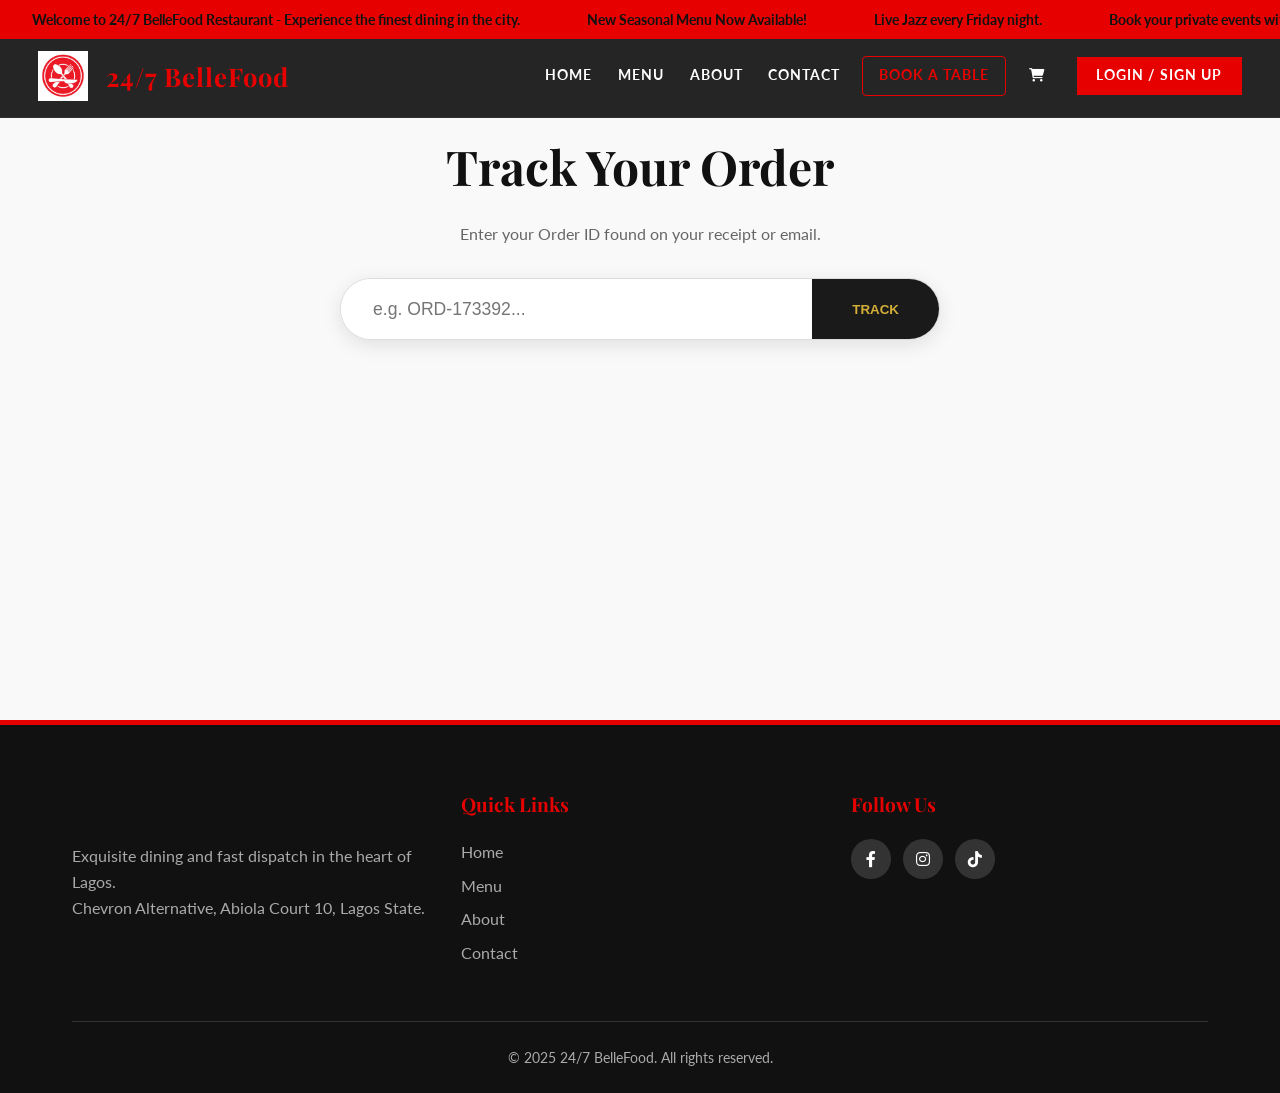
<file: frontend/track.html>
<!DOCTYPE html>
<html lang="en">

<head>
    <meta charset="UTF-8">
    <meta name="viewport" content="width=device-width, initial-scale=1.0">
    <title>Track Your Order | 24/7 BelleFood Restaurant</title>

    <link rel="stylesheet" href="css/style.css">
    <link rel="stylesheet" href="https://cdnjs.cloudflare.com/ajax/libs/font-awesome/6.0.0/css/all.min.css">
    <link
        href="https://fonts.googleapis.com/css2?family=Lato:wght@300;400;700&family=Playfair+Display:ital,wght@0,400;0,600;0,700;1,400&display=swap"
        rel="stylesheet">
    <link rel="icon" type="image/png" href="assets/sisi-alase-removebg-preview.jpeg">
    <style>
        /* --- Navbar Logo Fix --- */
        .logo img {
            max-height: 50px;
            width: auto;
            vertical-align: middle;
            margin-right: 10px;
        }

        .logo {
            display: flex;
            align-items: center;
        }

        /* --- TRACKING SPECIFIC STYLES --- */
        .tracking-section {
            padding: 8rem 2rem 4rem;
            min-height: 80vh;
            background: #f9f9f9;
        }

        .track-form-container {
            max-width: 600px;
            margin: 0 auto 3rem;
            text-align: center;
        }

        .track-input-group {
            display: flex;
            box-shadow: 0 5px 20px rgba(0, 0, 0, 0.1);
            border-radius: 50px;
            overflow: hidden;
            background: white;
            border: 1px solid #ddd;
        }

        .track-input-group input {
            flex: 1;
            padding: 1.2rem 2rem;
            border: none;
            outline: none;
            font-size: 1.1rem;
        }

        .track-input-group button {
            background: #1a1a1a;
            color: #d4af37;
            border: none;
            padding: 0 2.5rem;
            font-weight: bold;
            cursor: pointer;
            transition: all 0.3s;
        }

        .track-input-group button:hover {
            background: #d4af37;
            color: #1a1a1a;
        }

        /* Result Card */
        .order-status-card {
            max-width: 800px;
            margin: 0 auto;
            background: white;
            border-radius: 12px;
            box-shadow: 0 10px 30px rgba(0, 0, 0, 0.08);
            overflow: hidden;
            display: none;
            /* Hidden by default */
            animation: slideUp 0.5s ease;
        }

        .status-header {
            background: #1a1a1a;
            color: white;
            padding: 2rem;
            display: flex;
            justify-content: space-between;
            align-items: center;
        }

        .status-header h2 {
            color: #d4af37;
            margin: 0;
            font-size: 1.8rem;
        }

        .current-status-badge {
            background: #d4af37;
            color: #1a1a1a;
            padding: 0.5rem 1.5rem;
            border-radius: 50px;
            font-weight: bold;
            text-transform: uppercase;
            font-size: 0.9rem;
        }

        .order-info {
            padding: 2rem;
            border-bottom: 1px solid #eee;
            display: flex;
            justify-content: space-between;
            background: #fffcf5;
        }

        /* Vertical Timeline */
        .timeline {
            padding: 3rem 2rem;
            position: relative;
        }

        .timeline::before {
            content: '';
            position: absolute;
            left: 50px;
            top: 3rem;
            bottom: 3rem;
            width: 2px;
            background: #e0e0e0;
        }

        .timeline-item {
            position: relative;
            padding-left: 80px;
            margin-bottom: 2.5rem;
        }

        .timeline-dot {
            position: absolute;
            left: 41px;
            top: 0;
            width: 20px;
            height: 20px;
            background: white;
            border: 4px solid #ccc;
            border-radius: 50%;
            z-index: 2;
        }

        .timeline-item.active .timeline-dot {
            border-color: #d4af37;
            background: #d4af37;
            box-shadow: 0 0 0 4px rgba(212, 175, 55, 0.2);
        }

        .timeline-time {
            font-size: 0.85rem;
            color: #999;
            margin-bottom: 0.2rem;
        }

        .timeline-content h4 {
            margin: 0 0 0.5rem;
            font-family: 'Playfair Display', serif;
            font-size: 1.2rem;
        }

        .timeline-content p {
            margin: 0;
            color: #666;
            font-size: 0.95rem;
        }

        .error-msg {
            color: #e74c3c;
            text-align: center;
            margin-top: 1rem;
            display: none;
        }

        @keyframes slideUp {
            from {
                opacity: 0;
                transform: translateY(20px);
            }

            to {
                opacity: 1;
                transform: translateY(0);
            }
        }

        @media (max-width: 600px) {
            .status-header {
                flex-direction: column;
                text-align: center;
                gap: 1rem;
            }

            .order-info {
                flex-direction: column;
                gap: 1rem;
                text-align: center;
            }
        }
    </style>
</head>

<body>

    <div class="top-bar">
        <div class="ticker-wrap">
            <div class="ticker">
                <div class="ticker-item">Welcome to 24/7 BelleFood Restaurant - Experience the finest dining in the
                    city.
                </div>
                <div class="ticker-item">New Seasonal Menu Now Available!</div>
                <div class="ticker-item">Live Jazz every Friday night.</div>
                <div class="ticker-item">Book your private events with us today.</div>
            </div>
        </div>
    </div>

    <nav class="navbar">
        <div class="container nav-container">
            <a href="index.html" class="logo"><img src="assets/sisi-alase-removebg-preview.jpeg" alt=""><span>24/7
                    BelleFood</span></a>
            <button class="nav-toggle" aria-label="Toggle navigation">
                <span class="hamburger"></span>
            </button>
            <ul class="nav-links">
                <li><a href="index.html">Home</a></li>
                <li><a href="menu.html">Menu</a></li>
                <li><a href="about.html">About</a></li>
                <li><a href="contact.html">Contact</a></li>
                <li><a href="contact.html#reservations" class="btn-reserve">Book a Table</a></li>
                <li>
                    <a href="cart.html" style="position: relative;">
                        <i class="fas fa-shopping-cart"></i>
                        <span id="cart-count" style="display: none;"></span>
                    </a>
                </li>
            </ul>
        </div>
    </nav>

    <section class="tracking-section">
        <div class="container">
            <div class="track-form-container">
                <h1 style="font-family: 'Playfair Display', serif; font-size: 3rem; margin-bottom: 1rem;">Track Your
                    Order</h1>
                <p style="color: #666; margin-bottom: 2rem;">Enter your Order ID found on your receipt or email.</p>

                <form id="track-form" onsubmit="handleTrack(event)">
                    <div class="track-input-group">
                        <input type="text" id="tracking-id" placeholder="e.g. ORD-173392..." required>
                        <button type="submit">TRACK</button>
                    </div>
                </form>
                <div id="error-message" class="error-msg">Order not found. Please check your ID and try again.</div>
            </div>

            <div id="tracking-result" class="order-status-card">
                <div class="status-header">
                    <div>
                        <span style="font-size: 0.9rem; opacity: 0.8;">ORDER ID</span>
                        <h2 id="disp-id">#ORD-000</h2>
                    </div>
                    <div class="current-status-badge" id="disp-status">PREPARING</div>
                </div>

                <div class="order-info">
                    <div>
                        <strong>Customer</strong><br>
                        <span id="disp-name">John Doe</span>
                    </div>
                    <div>
                        <strong>Total Amount</strong><br>
                        <span id="disp-total" style="color: #d4af37; font-weight: bold;">₦0.00</span>
                    </div>
                    <div>
                        <strong>Date</strong><br>
                        <span id="disp-date">Dec 12, 2025</span>
                    </div>
                </div>

                <div class="timeline" id="timeline-container">
                </div>
            </div>
        </div>
    </section>

    <footer class="footer">
        <div class="container">
            <div class="footer-content">
                <div class="footer-logo">
                    <h2>24/7 BelleFood</h2>
                    <p>Exquisite dining and fast dispatch in the heart of Lagos.</p>
                    <p>Chevron Alternative, Abiola Court 10, Lagos State.</p>
                </div>
                <div class="footer-links">
                    <h3>Quick Links</h3>
                    <ul>
                        <li><a href="index.html">Home</a></li>
                        <li><a href="menu.html">Menu</a></li>
                        <li><a href="about.html">About</a></li>
                        <li><a href="contact.html">Contact</a></li>
                    </ul>
                </div>
                <div class="footer-social">
                    <h3>Follow Us</h3>
                    <div class="social-icons">
                        <a href="#"><i class="fab fa-facebook-f"></i></a>
                        <a href="https://www.instagram.com/jesusbaby_mitchy"><i class="fab fa-instagram"></i></a>
                        <a href="https://www.tiktok.com/@king__mitchy"><i class="fab fa-tiktok"></i></a>
                    </div>
                </div>
            </div>
            <div class="footer-bottom text-center">
                <p>&copy; 2025 24/7 BelleFood. All rights reserved.</p>
            </div>
        </div>
    </footer>

    <script src="js/script.js"></script>
    <script>
        const API_URL = 'http://localhost:8080/api';

        // AUTO-TRACK LOGIC
        window.addEventListener('DOMContentLoaded', () => {
            const urlParams = new URLSearchParams(window.location.search);
            const urlId = urlParams.get('id');

            if (urlId) {
                document.getElementById('tracking-id').value = urlId;
                handleTrack({ preventDefault: () => { } });
            }
        });

        async function handleTrack(e) {
            e.preventDefault();
            const inputId = document.getElementById('tracking-id').value.trim();
            const errorDiv = document.getElementById('error-message');
            const resultCard = document.getElementById('tracking-result');

            errorDiv.style.display = 'none';
            resultCard.style.display = 'none';

            try {
                const response = await fetch(`${API_URL}/orders/tracking/${inputId}`);

                if (!response.ok) {
                    throw new Error('Order not found');
                }

                const data = await response.json();
                renderTrackingData(data);

            } catch (error) {
                console.error(error);
                errorDiv.style.display = 'block';
            }
        }

        function renderTrackingData(data) {
            const order = data.order;
            const history = data.tracking;

            document.getElementById('disp-id').textContent = order.tracking_id;
            document.getElementById('disp-status').textContent = order.status.replace('_', ' ').toUpperCase();
            document.getElementById('disp-name').textContent = order.customer_name;
            document.getElementById('disp-total').textContent = `₦${order.total_amount.toLocaleString()}`;
            document.getElementById('disp-date').textContent = new Date(order.created_at).toLocaleDateString();

            const timelineContainer = document.getElementById('timeline-container');
            timelineContainer.innerHTML = '';

            if (history && history.length > 0) {
                history.forEach((log, index) => {
                    const isActive = index === 0 ? 'active' : '';
                    const date = new Date(log.updated_at);
                    const timeStr = date.toLocaleTimeString([], { hour: '2-digit', minute: '2-digit' });
                    const dateStr = date.toLocaleDateString();

                    const html = `
                        <div class="timeline-item ${isActive}">
                            <div class="timeline-dot"></div>
                            <div class="timeline-content">
                                <div class="timeline-time">${dateStr} • ${timeStr}</div>
                                <h4>${log.status}</h4>
                                <p>${log.update_message} <br> <small style="color:#999"><i class="fas fa-map-marker-alt"></i> ${log.location}</small></p>
                            </div>
                        </div>
                    `;
                    timelineContainer.innerHTML += html;
                });
            } else {
                timelineContainer.innerHTML = '<p style="text-align:center; color:#999">No tracking updates available yet.</p>';
            }

            document.getElementById('tracking-result').style.display = 'block';
        }
    </script>
</body>

</html>
</file>
<file: frontend/css/style.css>
:root {
    --primary-color: #e60000;
    /* Red */
    --secondary-color: #111111;
    /* Black */
    --accent-color: #cc0000;
    /* Deep Red */
    --text-color: #333333;
    --light-text: #ffffff;
    --bg-color: #ffffff;
    --light-bg: #f9f9f9;
    --font-heading: 'Playfair Display', serif;
    --font-body: 'Lato', sans-serif;
    --transition: all 0.3s ease;
}

* {
    margin: 0;
    padding: 0;
    box-sizing: border-box;
}

body {
    font-family: var(--font-body);
    line-height: 1.6;
    color: var(--text-color);
    background-color: var(--bg-color);
    overflow-x: hidden;
}

h1,
h2,
h3,
h4,
h5,
h6 {
    font-family: var(--font-heading);
    margin-bottom: 1rem;
    color: var(--secondary-color);
}

a {
    text-decoration: none;
    color: inherit;
    transition: var(--transition);
}

ul {
    list-style: none;
}

img {
    max-width: 100%;
    height: auto;
    display: block;
}

/* Utilities */
.container {
    max-width: 1200px;
    margin: 0 auto;
    padding: 0 2rem;
}

.section {
    padding: 5rem 0;
}

.text-center {
    text-align: center;
}

.mt-1 {
    margin-top: 1rem;
}

.mt-2 {
    margin-top: 2rem;
}

.mb-1 {
    margin-bottom: 1rem;
}

.bg-light {
    background-color: var(--light-bg);
}

.bg-dark {
    background-color: var(--secondary-color);
    color: var(--light-text);
}

.bg-accent {
    background-color: var(--accent-color);
}

.text-white {
    color: white;
}

/* Buttons */
.btn {
    display: inline-block;
    padding: 0.8rem 2rem;
    border: 2px solid transparent;
    cursor: pointer;
    font-size: 1rem;
    font-weight: 700;
    text-transform: uppercase;
    letter-spacing: 1px;
    transition: var(--transition);
}

.btn:hover {
    opacity: 0.9;
    transform: translateY(-2px);
}

.btn-sm {
    padding: 0.4rem 1.2rem;
    font-size: 0.85rem;
    border-radius: 50px;
}

.btn-primary {
    background-color: var(--primary-color);
    color: var(--secondary-color);
    border: none;
}

.btn-primary:hover {
    background-color: transparent;
    border-color: var(--primary-color);
    color: var(--primary-color);
}

.btn-outline {
    border-color: var(--light-text);
    color: var(--light-text);
}

.btn-outline:hover {
    background-color: var(--light-text);
    color: var(--secondary-color);
}

.btn-secondary {
    background-color: transparent;
    border: 2px solid var(--secondary-color);
    color: var(--secondary-color);
}

.btn-secondary:hover {
    background-color: var(--secondary-color);
    color: var(--light-text);
}

.btn-dark {
    background-color: var(--secondary-color);
    color: var(--light-text);
    border: none;
}

/* Top Bar */
.top-bar {
    background-color: var(--primary-color);
    color: var(--secondary-color);
    padding: 0.5rem 0;
    position: fixed;
    top: 0;
    width: 100%;
    z-index: 1002;
    overflow: hidden;
    font-size: 0.9rem;
    font-weight: 700;
}

.ticker-wrap {
    width: 100%;
    overflow: hidden;
    white-space: nowrap;
}

.ticker {
    display: inline-block;
    animation: ticker 30s linear infinite;
}

.ticker-item {
    display: inline-block;
    padding: 0 2rem;
}

@keyframes ticker {
    0% {
        transform: translateX(100%);
    }

    100% {
        transform: translateX(-100%);
    }
}

.navbar {
    position: fixed;
    top: 35px;
    left: 0;
    width: 100%;
    background-color: rgba(17, 17, 17, 0.98);
    /* Solidified premium dark glass look */
    padding: 0.8rem 0;
    z-index: 1000;
    border-bottom: 1px solid rgba(255, 255, 255, 0.05);
    transition: var(--transition);
}

.nav-container {
    display: flex;
    justify-content: space-between;
    align-items: center;
    width: 100%;
    max-width: 94%;
    margin: 0 auto;
    padding: 0;
}

.nav-toggle {
    display: none;
    background: none;
    border: none;
    cursor: pointer;
}


.logo {
    font-family: var(--font-heading);
    font-size: 1.6rem;
    font-weight: 700;
    color: var(--primary-color);
    letter-spacing: 1px;
    display: flex;
    align-items: center;
    gap: 8px;
}

.nav-links {
    display: flex;
    align-items: center;
    gap: 1.2rem;
    /* Clean even spacing across items */
    margin: 0;
    padding: 0;
    list-style: none;
}

.nav-links li {
    margin-left: 0 !important;
    /* CRITICAL FIX: Erases the overlapping double spacing */
    position: relative;
    display: flex;
    align-items: center;
}

.nav-links a {
    color: var(--light-text);
    font-size: 0.85rem;
    font-weight: 700;
    text-transform: uppercase;
    letter-spacing: 1px;
    white-space: nowrap;
    /* Prevents text splitting onto multiple lines */
    padding: 0.5rem 0.2rem;
}

.nav-links a:hover,
.nav-links a.active {
    color: var(--primary-color);
}

.btn-reserve {
    border: 1px solid var(--primary-color);
    padding: 0.5rem 1rem !important;
    color: var(--primary-color) !important;
    border-radius: 4px;
    white-space: nowrap;
}

.btn-reserve:hover {
    background-color: var(--primary-color);
    color: var(--secondary-color) !important;
}

/* --- GLOWING FLOATING NEW BADGE --- */
.badge-new {
    background-color: var(--primary-color);
    color: #fff !important;
    font-size: 0.58rem !important;
    font-weight: 900;
    font-family: var(--font-body);
    text-transform: uppercase;
    padding: 1px 5px;
    border-radius: 3px;
    position: absolute;
    top: -10px;
    right: -5px;
    letter-spacing: 0px;
    box-shadow: 0 0 10px var(--primary-color);
    animation: pulseGlow 2s infinite ease-in-out;
    line-height: 1.2;
}

@keyframes pulseGlow {
    0% {
        transform: scale(1);
        box-shadow: 0 0 4px var(--primary-color);
    }

    50% {
        transform: scale(1.05);
        box-shadow: 0 0 12px var(--primary-color);
    }

    100% {
        transform: scale(1);
        box-shadow: 0 0 4px var(--primary-color);
    }
}

.hamburger {
    display: block;
    width: 25px;
    height: 3px;
    background-color: var(--light-text);
    position: relative;
}

.hamburger::before,
.hamburger::after {
    content: '';
    position: absolute;
    width: 100%;
    height: 3px;
    background-color: var(--light-text);
    left: 0;
}

.hamburger::before {
    top: -8px;
}

.hamburger::after {
    top: 8px;
}

/* Hero Section */
.hero {
    height: 100vh;
    position: relative;
    display: flex;
    align-items: center;
    justify-content: center;
    text-align: center;
    color: var(--light-text);
    overflow: hidden;
}

.hero-slider {
    position: absolute;
    top: 0;
    left: 0;
    width: 100%;
    height: 100%;
    z-index: 1;
}

.hero-content {
    position: relative;
    z-index: 10;
}

.slide {
    position: absolute;
    top: 0;
    left: 0;
    width: 100%;
    height: 100%;
    background-size: cover;
    background-position: center;
    opacity: 0;
    transition: opacity 1s ease-in-out;
    transform: scale(1);
}

.slide.active {
    opacity: 1;
    animation: zoomEffect 6s linear forwards;
}

@keyframes zoomEffect {
    0% {
        transform: scale(1);
    }

    100% {
        transform: scale(1.1);
    }
}

.hero::after {
    content: '';
    position: absolute;
    top: 0;
    left: 0;
    width: 100%;
    height: 100%;
    background: rgba(0, 0, 0, 0.4);
    z-index: 1;
    pointer-events: none;
}

.hero-title {
    font-size: 4rem;
    margin-bottom: 1rem;
    color: var(--light-text);
    animation: fadeInUp 1s ease-out;
}

.hero-subtitle {
    font-size: 1.5rem;
    margin-bottom: 2rem;
    font-weight: 300;
    animation: fadeInUp 1s ease-out 0.3s backwards;
}

.hero-btns {
    animation: fadeInUp 1s ease-out 0.6s backwards;
}

.hero-btns .btn {
    margin: 0 0.5rem;
}

.scroll-down {
    position: absolute;
    bottom: 2rem;
    left: 50%;
    transform: translateX(-50%);
    font-size: 2rem;
    animation: bounce 2s infinite;
    cursor: pointer;
    z-index: 10;
}

@keyframes fadeInUp {
    from {
        opacity: 0;
        transform: translateY(20px);
    }

    to {
        opacity: 1;
        transform: translateY(0);
    }
}

@keyframes bounce {

    0%,
    20%,
    50%,
    80%,
    100% {
        transform: translate(-50%, 0);
    }

    40% {
        transform: translate(-50%, -10px);
    }

    60% {
        transform: translate(-50%, -5px);
    }
}

/* Sections */
.section-title {
    font-size: 2.5rem;
    margin-bottom: 2rem;
    position: relative;
    display: inline-block;
}

.section-title::after {
    content: '';
    display: block;
    width: 50px;
    height: 3px;
    background-color: var(--primary-color);
    margin: 0.5rem auto 0;
}

.about-teaser .col-text {
    display: flex;
    flex-direction: column;
    justify-content: center;
}

.text-link {
    color: var(--primary-color);
    font-weight: 700;
    margin-top: 1rem;
}

.grid-3 {
    display: grid;
    grid-template-columns: repeat(auto-fit, minmax(300px, 1fr));
    gap: 2rem;
}

.card {
    background: white;
    box-shadow: 0 5px 15px rgba(0, 0, 0, 0.1);
    transition: var(--transition);
}

.card:hover {
    transform: translateY(-5px);
}

.card-img {
    height: 250px;
    overflow: hidden;
}

.card-img img {
    width: 100%;
    height: 100%;
    object-fit: cover;
    transition: var(--transition);
}

.card:hover .card-img img {
    transform: scale(1.1);
}

.card-body {
    padding: 1.5rem;
    text-align: center;
}

.card-body h3 {
    font-size: 1.2rem;
    margin-bottom: 0.5rem;
}

.row {
    display: grid;
    grid-template-columns: 1fr 1fr;
    gap: 4rem;
    align-items: center;
}

.img-responsive {
    width: 100%;
    border-radius: 5px;
}

.service-item {
    padding: 2rem;
    border: 1px solid rgba(255, 255, 255, 0.1);
    transition: var(--transition);
}

.service-item:hover {
    border-color: var(--primary-color);
    background: rgba(255, 255, 255, 0.05);
}

.service-item i {
    color: var(--primary-color);
}

.testimonial-item {
    max-width: 800px;
    margin: 0 auto;
}

.quote {
    font-size: 1.5rem;
    font-style: italic;
    margin-bottom: 1.5rem;
}

.gallery-grid {
    display: grid;
    grid-template-columns: repeat(4, 1fr);
}

.gallery-item img {
    width: 100%;
    height: 300px;
    object-fit: cover;
    transition: var(--transition);
}

.gallery-item:hover img {
    opacity: 0.8;
}

.newsletter-form {
    max-width: 500px;
    margin: 2rem auto 0;
    display: flex;
}

.newsletter-form input {
    flex: 1;
    padding: 1rem;
    border: none;
    outline: none;
}

/* Section Backgrounds */
.bg-pattern {
    background-image: url('https://www.transparenttextures.com/patterns/cubes.png');
    background-color: var(--light-bg);
}

.testimonials {
    background: linear-gradient(rgba(0, 0, 0, 0.7), rgba(0, 0, 0, 0.7)), url('https://images.unsplash.com/photo-1517248135467-4c7edcad34c4?ixlib=rb-4.0.3&auto=format&fit=crop&w=1920&q=80');
    background-size: cover;
    background-attachment: fixed;
    color: white;
}

.testimonials .section-title {
    color: white;
}

.testimonials .section-title::after {
    background-color: white;
}

.services {
    background: linear-gradient(rgba(26, 26, 26, 0.9), rgba(26, 26, 26, 0.9)), url('https://images.unsplash.com/photo-1550966871-3ed3c47e2ce2?ixlib=rb-4.0.3&auto=format&fit=crop&w=1920&q=80');
    background-size: cover;
    background-attachment: fixed;
}

/* --- UPDATED & FIXED FOOTER BASE --- */
.footer {
    background-color: #111;
    color: #aaa;
    padding: 4rem 0 0;
    border-top: 5px solid var(--primary-color);
}

.footer-content {
    display: grid;
    grid-template-columns: repeat(auto-fit, minmax(250px, 1fr));
    gap: 2rem;
    margin-bottom: 3rem;
    align-items: start;
}

.footer-brand-header {
    display: flex;
    align-items: center;
    gap: 12px;
    margin-bottom: 1.2rem;
}

.footer-brand-header img {
    width: 48px;
    height: 48px;
    border-radius: 50%;
    object-fit: cover;
    border: 2px solid var(--primary-color);
    box-shadow: 0 4px 10px rgba(0, 0, 0, 0.3);
}

.footer-brand-header h2 {
    color: var(--primary-color);
    margin: 0;
    font-size: 1.6rem;
    line-height: 1;
}

.footer-brand-details p {
    margin: 0 0 0.8rem 0 !important;
    line-height: 1.6;
    font-size: 0.95rem;
    color: #aaa;
}

.footer-links ul {
    list-style: none;
    padding: 0;
    margin: 0;
}

.footer-links ul li {
    margin-bottom: 0.5rem;
}

.footer-links a {
    color: #aaa;
    text-decoration: none;
    transition: color 0.2s ease;
}

.footer-links a:hover {
    color: var(--primary-color);
}

.social-icons a {
    display: inline-block;
    width: 40px;
    height: 40px;
    background: #333;
    color: #fff;
    text-align: center;
    line-height: 40px;
    border-radius: 50%;
    margin-right: 0.5rem;
    transition: all 0.2s ease;
}

.social-icons a:hover {
    background: var(--primary-color);
    transform: translateY(-2px);
}

.footer-bottom {
    border-top: 1px solid #333;
    padding: 1.5rem 0;
    font-size: 0.9rem;
}

.footer-links h3,
.footer-social h3 {
    color: var(--primary-color);
    font-size: 1.2rem;
    margin-bottom: 1.2rem;
}

/* Modal */
.modal {
    display: none;
    position: fixed;
    z-index: 2000;
    left: 0;
    top: 0;
    width: 100%;
    height: 100%;
    background-color: rgba(0, 0, 0, 0.8);
    align-items: center;
    justify-content: center;
    opacity: 0;
    transition: opacity 0.3s ease;
}

.modal.show {
    display: flex;
    opacity: 1;
}

.modal-content {
    background-color: #fff;
    width: 90%;
    max-width: 800px;
    position: relative;
    border-radius: 5px;
    overflow: hidden;
    display: grid;
    grid-template-columns: 1fr 1fr;
    animation: slideDown 0.4s ease;
}

@keyframes slideDown {
    from {
        transform: translateY(-50px);
        opacity: 0;
    }

    to {
        transform: translateY(0);
        opacity: 1;
    }
}

.modal-img img {
    width: 100%;
    height: 100%;
    object-fit: cover;
}

.modal-details {
    padding: 2rem;
    position: relative;
}

.close-modal {
    position: absolute;
    top: 1rem;
    right: 1.5rem;
    font-size: 2rem;
    cursor: pointer;
    color: #aaa;
    transition: var(--transition);
    z-index: 10;
}

.close-modal:hover {
    color: var(--secondary-color);
}

.modal-price {
    font-size: 1.5rem;
    color: var(--primary-color);
    font-weight: 700;
    margin: 1rem 0;
}

/* Responsive Media Queries */
@media (max-width: 768px) {
    .nav-toggle {
        display: block;
        z-index: 1001;
    }

    .nav-links {
        position: fixed;
        top: 0;
        right: -100%;
        height: 100vh;
        width: 70%;
        background-color: var(--secondary-color);
        flex-direction: column;
        justify-content: center;
        transition: var(--transition);
    }

    .nav-links.active {
        right: 0;
    }

    .nav-links li {
        margin: 1.5rem 0;
    }

    .hero-title {
        font-size: 2.5rem;
    }

    .row {
        grid-template-columns: 1fr;
        gap: 2rem;
    }

    .reverse-mobile {
        display: flex;
        flex-direction: column-reverse;
    }

    .gallery-grid {
        grid-template-columns: repeat(2, 1fr);
    }

    .modal-content {
        grid-template-columns: 1fr;
        max-height: 90vh;
        overflow-y: auto;
    }

    .modal-img {
        height: 250px;
    }
}

/* --- PREMIUM SUBSCRIPTION ENGINE STYLING --- */
.sub-body {
    background-color: #0a0a0a;
    color: #f5f5f5;
}

.sub-hero-header {
    background: linear-gradient(rgba(0, 0, 0, 0.8), #0a0a0a), url('https://images.unsplash.com/photo-1543339308-43e59d6b73a6?ixlib=rb-4.0.3&auto=format&fit=crop&w=1920&q=80');
    background-size: cover;
    background-position: center;
    padding: 10rem 0 4rem;
    text-center: center;
}

.sub-hero-header h1 {
    color: #fff;
    font-size: 3.5rem;
    margin-bottom: 0.5rem;
}

.config-card-wrapper {
    background: #111111;
    border: 1px solid rgba(255, 255, 255, 0.05);
    padding: 3rem;
    border-radius: 16px;
    box-shadow: 0 20px 40px rgba(0, 0, 0, 0.5);
    margin-bottom: 5rem;
}

.config-section-title {
    color: #fff;
    font-size: 1.1rem;
    text-transform: uppercase;
    letter-spacing: 1.5px;
    margin-bottom: 1rem;
}

.sub-toggle-layout {
    display: flex;
    gap: 1.5rem;
    margin-bottom: 2.5rem;
}

.sub-option-node {
    flex: 1;
    background: #161616;
    border: 2px solid #222;
    padding: 1.5rem;
    border-radius: 10px;
    cursor: pointer;
    transition: all 0.3s cubic-bezier(0.25, 0.8, 0.25, 1);
    text-align: left;
    position: relative;
}

.sub-option-node:hover {
    border-color: #444;
    transform: translateY(-2px);
}

.sub-option-node.active {
    border-color: var(--primary-color);
    background: rgba(230, 0, 0, 0.03);
}

.sub-option-node.active::after {
    content: '\f058';
    font-family: 'Font Awesome 5 Free';
    font-weight: 900;
    color: var(--primary-color);
    position: absolute;
    top: 1.2rem;
    right: 1.2rem;
    font-size: 1.2rem;
}

.sub-option-node h4 {
    color: #fff;
    margin-bottom: 0.2rem;
    font-size: 1.1rem;
}

.sub-option-node p {
    font-size: 0.85rem;
    color: #888;
    line-height: 1.4;
}

/* Master Invoice Box */
.premium-invoice-panel {
    background: linear-gradient(135deg, #161616, #121212);
    border-left: 4px solid var(--primary-color);
    padding: 2.5rem;
    border-radius: 8px;
    display: flex;
    justify-content: space-between;
    align-items: center;
    margin-top: 3rem;
}

.invoice-meta h4 {
    color: #fff;
    font-size: 1.3rem;
    margin-bottom: 0.4rem;
}

.invoice-meta p {
    color: var(--primary-color);
    font-weight: 700;
    font-size: 0.9rem;
}

.invoice-pricing-area {
    text-align: right;
}

.sub-price-tag {
    font-size: 3.5rem;
    font-family: var(--font-heading);
    color: #d4af37;
    font-weight: 700;
    line-height: 1;
    margin-bottom: 0.5rem;
}

/* Calendar Track Styles */
.matrix-grid-shelf {
    display: grid;
    grid-template-columns: repeat(7, 1fr);
    gap: 1rem;
    margin-bottom: 4rem;
}

.matrix-day-card {
    background: #111;
    border: 1px solid rgba(255, 255, 255, 0.04);
    border-radius: 8px;
    padding: 1.2rem 1rem;
    transition: var(--transition);
}

.matrix-day-card:hover {
    border-color: rgba(255, 255, 255, 0.1);
    background: #141414;
}

.matrix-day-title {
    font-size: 0.75rem;
    text-transform: uppercase;
    letter-spacing: 1px;
    color: #888;
    margin-bottom: 0.8rem;
    border-bottom: 1px solid rgba(255, 255, 255, 0.05);
    padding-bottom: 0.4rem;
}

.matrix-meal-title {
    font-size: 1rem;
    font-weight: 700;
    color: #fff;
    line-height: 1.3;
}

.matrix-meal-desc {
    font-size: 0.8rem;
    color: #666;
    margin-top: 0.3rem;
}

.matrix-day-card.weekend-hold {
    background: #0d0d0d;
    opacity: 0.6;
}

@media (max-width: 992px) {
    .matrix-grid-shelf {
        grid-template-columns: repeat(4, 1fr);
    }

    .sub-toggle-layout {
        flex-direction: column;
        gap: 1rem;
    }

    .premium-invoice-panel {
        flex-direction: column;
        text-align: center;
        gap: 1.5rem;
    }

    .invoice-pricing-area {
        text-align: center;
        width: 100%;
    }
}

@media (max-width: 576px) {
    .matrix-grid-shelf {
        grid-template-columns: repeat(2, 1fr);
    }
}

/* --- PREMIUM SUBSCRIPTION SLIDING DRAWER STYLES --- */
.sub-drawer-overlay {
    position: fixed;
    top: 0;
    left: 0;
    width: 100%;
    height: 100vh;
    background-color: rgba(0, 0, 0, 0.7);
    backdrop-filter: blur(4px);
    z-index: 2000;
    opacity: 0;
    pointer-events: none;
    transition: opacity 0.4s ease;
}

.sub-drawer-overlay.open {
    opacity: 1;
    pointer-events: auto;
}

.sub-drawer-card {
    position: fixed;
    top: 0;
    right: -450px;
    /* Hidden initially offscreen right */
    width: 100%;
    max-width: 450px;
    height: 100vh;
    background-color: #121212;
    border-left: 1px solid rgba(255, 255, 255, 0.08);
    box-shadow: -10px 0 30px rgba(0, 0, 0, 0.5);
    display: flex;
    flex-direction: column;
    transition: right 0.4s cubic-bezier(0.16, 1, 0.3, 1);
}

.sub-drawer-overlay.open .sub-drawer-card {
    right: 0;
    /* Smooth slide-in position */
}

.drawer-header {
    padding: 1.5rem;
    border-bottom: 1px solid rgba(255, 255, 255, 0.05);
    display: flex;
    justify-content: space-between;
    align-items: center;
}

.drawer-header h3 {
    margin: 0;
    color: #fff;
    font-size: 1.2rem;
}

.close-drawer-btn {
    font-size: 1.8rem;
    color: #888;
    cursor: pointer;
    transition: var(--transition);
}

.close-drawer-btn:hover {
    color: var(--primary-color);
}

.drawer-body {
    padding: 1.5rem;
    overflow-y: auto;
    flex: 1;
}

.drawer-summary-badge {
    background: #181818;
    border-radius: 8px;
    padding: 1rem;
    margin-bottom: 1.5rem;
    border-left: 3px solid var(--primary-color);
}

.drawer-form-group {
    margin-bottom: 1.2rem;
}

.drawer-label {
    display: block;
    font-size: 0.8rem;
    color: #aaa;
    text-transform: uppercase;
    margin-bottom: 0.4rem;
    font-weight: 700;
    letter-spacing: 0.5px;
}

.drawer-input {
    width: 100%;
    background: #181818;
    border: 1px solid #282828;
    color: #fff;
    padding: 0.8rem;
    border-radius: 6px;
    font-family: var(--font-body);
    font-size: 0.9rem;
    transition: var(--transition);
}

.drawer-input:focus {
    outline: none;
    border-color: var(--primary-color);
    background: #1a1a1a;
}

.drawer-invoice-ledger {
    background: #181818;
    border-radius: 8px;
    padding: 1rem;
    margin: 1.5rem 0;
    border: 1px dashed rgba(255, 255, 255, 0.05);
}

.ledger-row {
    display: flex;
    justify-content: space-between;
    font-size: 0.9rem;
    color: #aaa;
    margin-bottom: 0.5rem;
}

.ledger-row.total-row {
    margin-top: 0.8rem;
    border-top: 1px solid rgba(255, 255, 255, 0.08);
    padding-top: 0.8rem;
    font-weight: 900;
    color: #fff;
    font-size: 1.05rem;
}

.ledger-row.total-row span:last-child {
    color: #d4af37;
}
</file>
